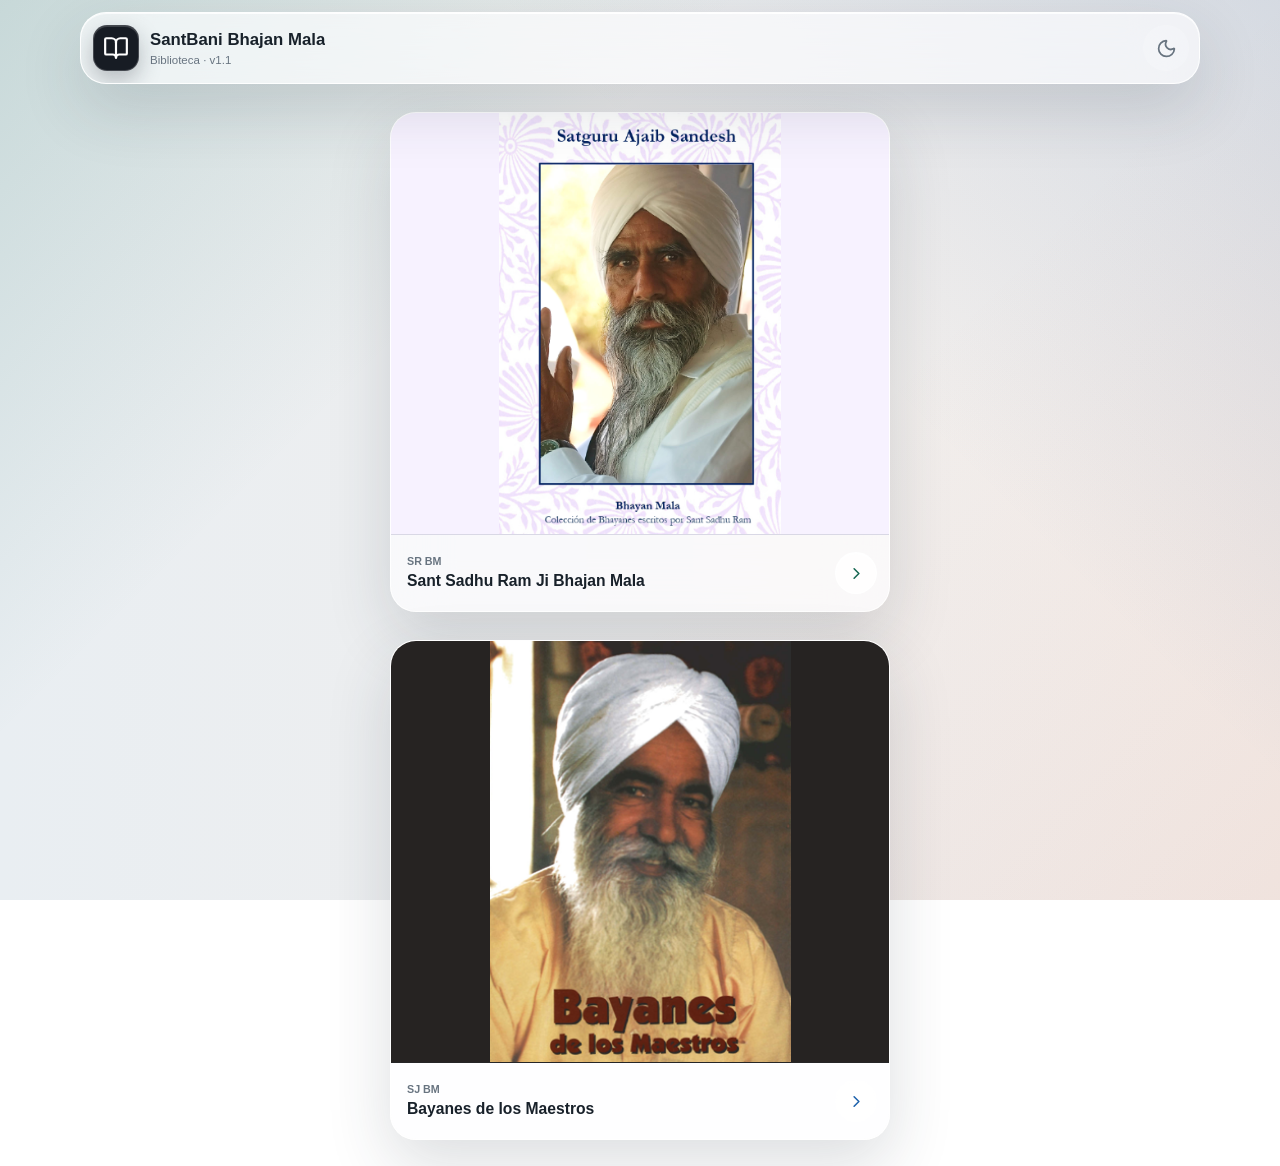
<file: index.html>
<!doctype html>
<html lang="es">
<head>
  <meta charset="utf-8">
  <meta name="viewport" content="width=device-width, initial-scale=1, viewport-fit=cover">
  <meta name="theme-color" content="#e9eef2">
  <meta name="description" content="SantBani Bhajan Mala: las colecciones SR BM y SJ BM en una sola aplicación.">
  <meta name="mobile-web-app-capable" content="yes">
  <meta name="apple-mobile-web-app-capable" content="yes">
  <meta name="apple-mobile-web-app-status-bar-style" content="default">
  <meta name="apple-mobile-web-app-title" content="SantBani BM">
  <meta name="app-version" content="1.1">
  <title>SantBani Bhajan Mala</title>
  <script>
    try {
      const preferences = JSON.parse(localStorage.getItem("santbani-bm:preferences") || "{}");
      document.documentElement.dataset.theme = preferences.theme === "dark" ? "dark" : "light";
    } catch {
      document.documentElement.dataset.theme = "light";
    }
  </script>
  <link rel="icon" type="image/svg+xml" href="santbani-icon.svg">
  <link rel="apple-touch-icon" href="santbani-icon-180.png">
  <link rel="manifest" href="manifest.webmanifest?v=1.1">
  <link rel="stylesheet" href="styles.css?v=1.1">
</head>
<body>
  <div class="app-shell">
    <header class="app-header">
      <a class="brand" href="./" aria-label="SantBani Bhajan Mala">
        <span class="brand-icon" aria-hidden="true"><i data-icon="BookOpen"></i></span>
        <span class="brand-copy">
          <strong>SantBani Bhajan Mala</strong>
          <small>Biblioteca · v1.1</small>
        </span>
      </a>
      <button id="theme-button" class="icon-button" type="button" aria-label="Activar modo oscuro" title="Modo oscuro">
        <i data-icon="Moon"></i>
      </button>
    </header>

    <main class="book-grid" aria-label="Libros de bhajans">
      <a class="book-card book-card-sr" href="sr/" aria-label="Abrir Sant Sadhu Ram Ji Bhajan Mala">
        <span class="cover-frame">
          <img src="covers/sr-bhajan-mala.png" alt="Carátula de Sant Sadhu Ram Ji Bhajan Mala" width="344" height="512">
        </span>
        <span class="book-card-footer">
          <span class="book-card-copy"><small>SR BM</small><strong>Sant Sadhu Ram Ji Bhajan Mala</strong></span>
          <span class="open-indicator" aria-hidden="true"><i data-icon="ChevronRight"></i></span>
        </span>
      </a>

      <a class="book-card book-card-sj" href="sj/" aria-label="Abrir SJ BM, Bayanes de los Maestros">
        <span class="cover-frame">
          <img src="covers/sj-bhajan-mala.png" alt="Carátula de Bayanes de los Maestros de Sant Ajaib Singh Ji" width="296" height="414">
        </span>
        <span class="book-card-footer">
          <span class="book-card-copy"><small>SJ BM</small><strong>Bayanes de los Maestros</strong></span>
          <span class="open-indicator" aria-hidden="true"><i data-icon="ChevronRight"></i></span>
        </span>
      </a>
    </main>
  </div>

  <noscript>SantBani Bhajan Mala necesita JavaScript para el modo oscuro y el funcionamiento sin conexión.</noscript>
  <script src="icons.js?v=1.1"></script>
  <script src="app.js?v=1.1"></script>
</body>
</html>
</file>
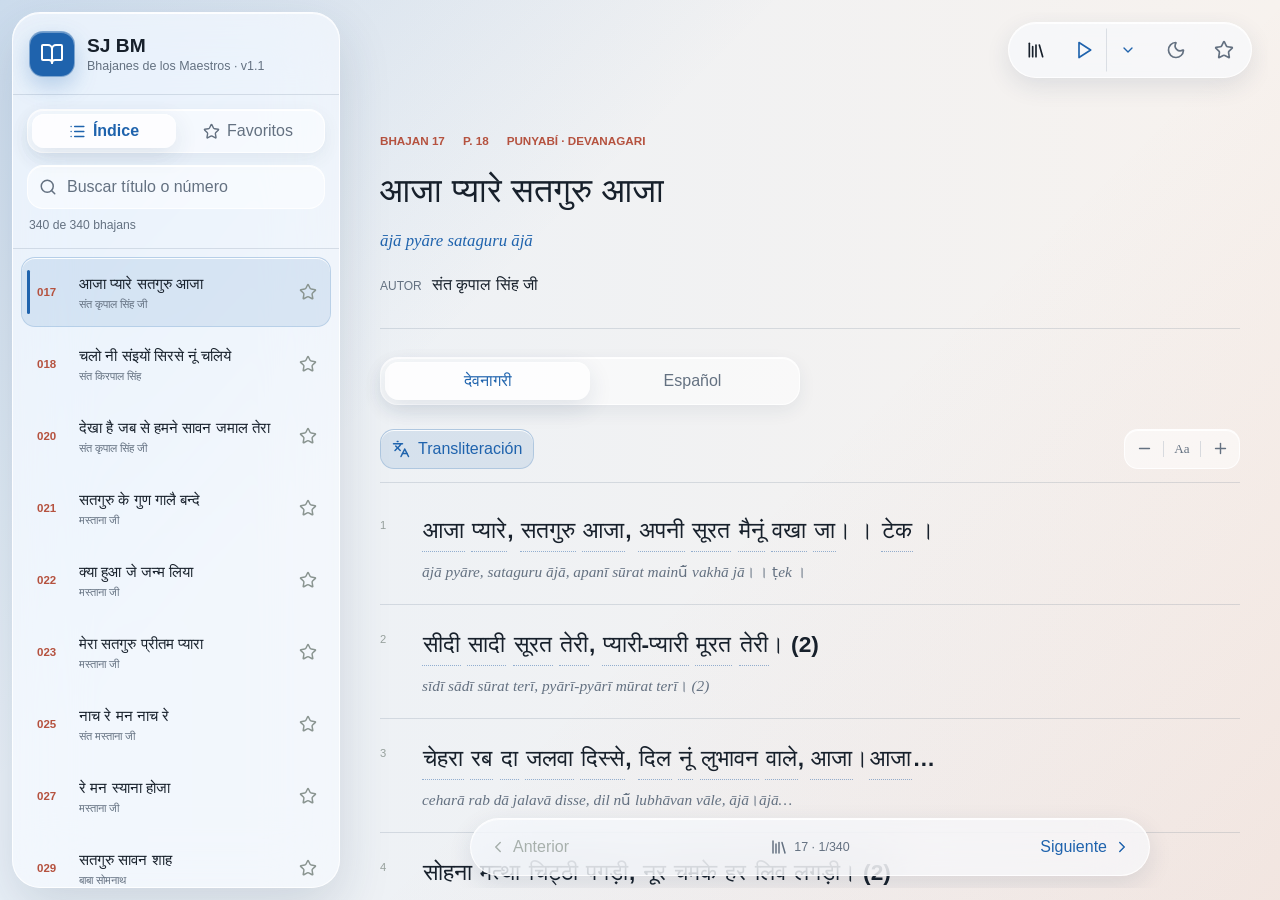
<file: sj/index.html>
<!doctype html>
<html lang="es">
<head>
  <meta charset="utf-8">
  <meta name="viewport" content="width=device-width, initial-scale=1, viewport-fit=cover">
  <meta name="theme-color" content="#eaf1f8">
  <meta name="description" content="SJ BM dentro de SantBani Bhajan Mala, con devanagari, transliteración y traducción española.">
  <meta name="mobile-web-app-capable" content="yes">
  <meta name="apple-mobile-web-app-capable" content="yes">
  <meta name="apple-mobile-web-app-status-bar-style" content="default">
  <meta name="apple-mobile-web-app-title" content="SantBani BM">
  <meta name="app-version" content="1.1">
  <title>SantBani Bhajan Mala · SJ BM</title>
  <script>
    try {
      const preferences = JSON.parse(localStorage.getItem("sj-bm:preferences") || "{}");
      document.documentElement.dataset.theme = preferences.theme === "dark" ? "dark" : "light";
    } catch {
      document.documentElement.dataset.theme = "light";
    }
  </script>
  <link rel="icon" type="image/svg+xml" href="../santbani-icon.svg">
  <link rel="apple-touch-icon" href="../santbani-icon-180.png">
  <link rel="manifest" href="../manifest.webmanifest?v=1.1">
  <link rel="stylesheet" href="styles.css?v=1.1">
</head>
<body>
  <div class="app-shell">
    <div id="drawer-backdrop" class="drawer-backdrop" hidden></div>

    <aside id="library-panel" class="library-panel" aria-label="Índice de bhajans">
      <header class="library-header">
        <a class="brand-lockup combined-brand-link" href="../" aria-label="Volver a SantBani Bhajan Mala">
          <span class="brand-icon" aria-hidden="true"><i data-icon="BookOpen"></i></span>
          <span>
            <strong>SJ BM</strong>
            <small>Bhajanes de los Maestros · v1.1</small>
          </span>
        </a>
        <button id="close-drawer" class="icon-button close-drawer" type="button" aria-label="Cerrar índice" title="Cerrar índice">
          <i data-icon="PanelLeftClose"></i>
        </button>
      </header>

      <div class="library-controls">
        <div class="view-switch" role="tablist" aria-label="Vista del índice">
          <button class="view-option active" type="button" role="tab" aria-selected="true" data-list-view="all">
            <i data-icon="List"></i><span>Índice</span>
          </button>
          <button class="view-option" type="button" role="tab" aria-selected="false" data-list-view="favorites">
            <i data-icon="Star"></i><span>Favoritos</span>
          </button>
        </div>

        <label class="search-box">
          <i data-icon="Search" aria-hidden="true"></i>
          <span class="sr-only">Buscar bhajan</span>
          <input id="search-input" type="search" autocomplete="off" placeholder="Buscar título o número">
          <button id="clear-search" class="clear-search" type="button" aria-label="Borrar búsqueda" title="Borrar búsqueda" hidden>
            <i data-icon="X"></i>
          </button>
        </label>

        <p id="list-summary" class="list-summary" aria-live="polite"></p>
      </div>

      <div id="bhajan-list" class="bhajan-list" role="list"></div>
    </aside>

    <main class="reader-shell">
      <header class="reader-toolbar">
        <button id="open-drawer" class="icon-button mobile-only" type="button" aria-label="Abrir índice" title="Índice">
          <i data-icon="Menu"></i>
        </button>
        <a class="mobile-brand combined-mobile-brand" href="../" aria-label="Volver a los libros">
          <i data-icon="BookOpen"></i><strong>SJ BM</strong><span class="app-version">v1.1</span>
        </a>
        <div class="toolbar-actions">
          <a class="icon-button combined-home" href="../" aria-label="Volver a los libros" title="Libros">
            <i data-icon="Library"></i>
          </a>
          <div id="audio-control" class="audio-control" aria-label="Reproducción del bhajan">
            <button id="audio-button" class="icon-button audio-button" type="button" aria-label="Reproducir bhajan" aria-pressed="false" title="Reproducir">
              <i data-icon="Play"></i>
            </button>
            <button id="audio-options-button" class="icon-button audio-options-button" type="button" aria-label="Elegir grabación" title="Elegir grabación" hidden>
              <i data-icon="ChevronDown"></i>
            </button>
          </div>
          <button id="mobile-search" class="icon-button mobile-only" type="button" aria-label="Buscar bhajan" title="Buscar">
            <i data-icon="Search"></i>
          </button>
          <button id="theme-button" class="icon-button" type="button" aria-label="Activar modo oscuro" title="Modo oscuro">
            <i data-icon="Moon"></i>
          </button>
          <button id="favorite-button" class="icon-button favorite-button" type="button" aria-label="Añadir a favoritos" title="Favorito">
            <i data-icon="Star"></i>
          </button>
        </div>
      </header>

      <article id="reader" class="reader" aria-live="polite">
        <div class="loading-state">Cargando los bhajanes…</div>
      </article>

      <nav class="reader-pagination" aria-label="Navegación entre bhajans">
        <button id="previous-bhajan" class="pagination-button" type="button">
          <i data-icon="ChevronLeft"></i><span>Anterior</span>
        </button>
        <button id="pagination-index" class="pagination-index" type="button" aria-label="Abrir índice">
          <i data-icon="Library"></i><span id="page-position">1 / 340</span>
        </button>
        <button id="next-bhajan" class="pagination-button next" type="button">
          <span>Siguiente</span><i data-icon="ChevronRight"></i>
        </button>
      </nav>
    </main>
  </div>

  <dialog id="audio-version-dialog" class="audio-version-dialog" aria-labelledby="audio-version-title">
    <div class="audio-version-header">
      <div>
        <span class="dialog-eyebrow">Audio</span>
        <h2 id="audio-version-title">Elegir grabación</h2>
        <p id="audio-version-bhajan"></p>
      </div>
      <button id="close-audio-version-dialog" class="icon-button" type="button" aria-label="Cerrar selector de grabaciones" title="Cerrar">
        <i data-icon="X"></i>
      </button>
    </div>
    <div id="audio-version-list" class="audio-version-list" role="list"></div>
  </dialog>

  <dialog id="word-dialog" class="word-dialog" aria-labelledby="word-dialog-title">
    <div class="word-dialog-header">
      <div>
        <span class="dialog-eyebrow">Palabra</span>
        <h2 id="word-dialog-title"></h2>
      </div>
      <button id="close-word-dialog" class="icon-button" type="button" aria-label="Cerrar definición" title="Cerrar">
        <i data-icon="X"></i>
      </button>
    </div>
    <div id="word-dialog-content" class="word-dialog-content"></div>
  </dialog>

  <div id="toast" class="toast" role="status" aria-live="polite" hidden></div>
  <audio id="bhajan-audio" preload="auto"></audio>
  <audio id="audio-session-hold" src="audio-session-hold.wav" preload="auto" loop aria-hidden="true" hidden></audio>

  <noscript>SJ BM necesita JavaScript para mostrar el índice y las fichas de vocabulario.</noscript>
  <script src="icons.js?v=1.1"></script>
  <script src="data.js?v=1.1"></script>
  <script src="bhajans.js?v=1.1"></script>
  <script src="audio-map.js?v=1.1"></script>
  <script src="app.js?v=1.1"></script>
  <script src="audio-player.js?v=1.1"></script>
</body>
</html>
</file>
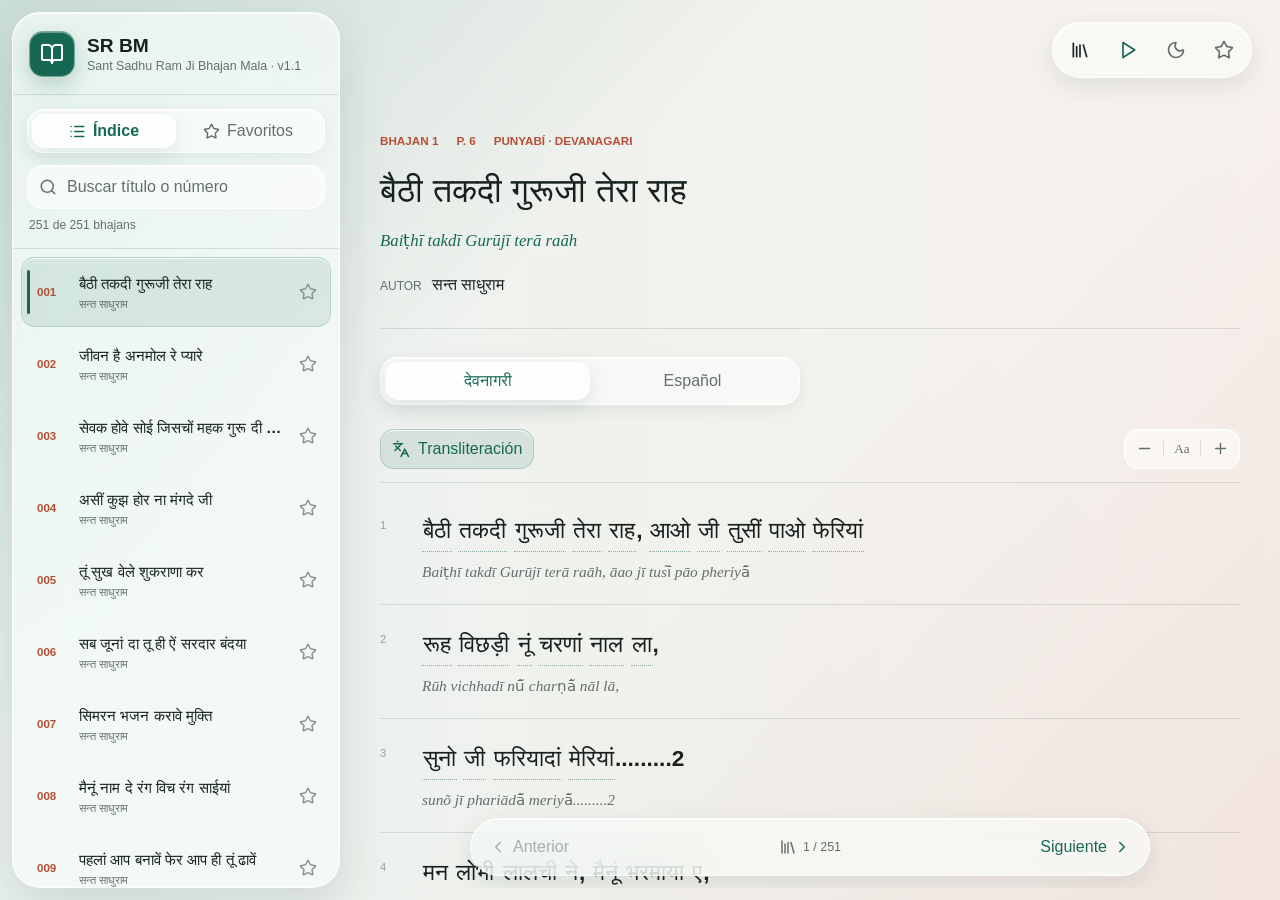
<file: sr/index.html>
<!doctype html>
<html lang="es">
<head>
  <meta charset="utf-8">
  <meta name="viewport" content="width=device-width, initial-scale=1, viewport-fit=cover">
  <meta name="theme-color" content="#eaf2ee">
  <meta name="description" content="SR BM dentro de SantBani Bhajan Mala, con devanagari, transliteración y traducción española.">
  <meta name="mobile-web-app-capable" content="yes">
  <meta name="apple-mobile-web-app-capable" content="yes">
  <meta name="apple-mobile-web-app-status-bar-style" content="default">
  <meta name="apple-mobile-web-app-title" content="SantBani BM">
  <meta name="app-version" content="1.1">
  <title>SantBani Bhajan Mala · Sant Sadhu Ram Ji Bhajan Mala</title>
  <script>
    try {
      const preferences = JSON.parse(localStorage.getItem("sr-bm:preferences") || "{}");
      document.documentElement.dataset.theme = preferences.theme === "dark" ? "dark" : "light";
    } catch {
      document.documentElement.dataset.theme = "light";
    }
  </script>
  <link rel="icon" type="image/svg+xml" href="../santbani-icon.svg">
  <link rel="apple-touch-icon" href="../santbani-icon-180.png">
  <link rel="manifest" href="../manifest.webmanifest?v=1.1">
  <link rel="stylesheet" href="styles.css?v=1.1">
</head>
<body>
  <div class="app-shell">
    <div id="drawer-backdrop" class="drawer-backdrop" hidden></div>

    <aside id="library-panel" class="library-panel" aria-label="Índice de bhajans">
      <header class="library-header">
        <a class="brand-lockup combined-brand-link" href="../" aria-label="Volver a SantBani Bhajan Mala">
          <span class="brand-icon" aria-hidden="true"><i data-icon="BookOpen"></i></span>
          <span>
            <strong>SR BM</strong>
            <small>Sant Sadhu Ram Ji Bhajan Mala · v1.1</small>
          </span>
        </a>
        <button id="close-drawer" class="icon-button close-drawer" type="button" aria-label="Cerrar índice" title="Cerrar índice">
          <i data-icon="PanelLeftClose"></i>
        </button>
      </header>

      <div class="library-controls">
        <div class="view-switch" role="tablist" aria-label="Vista del índice">
          <button class="view-option active" type="button" role="tab" aria-selected="true" data-list-view="all">
            <i data-icon="List"></i><span>Índice</span>
          </button>
          <button class="view-option" type="button" role="tab" aria-selected="false" data-list-view="favorites">
            <i data-icon="Star"></i><span>Favoritos</span>
          </button>
        </div>

        <label class="search-box">
          <i data-icon="Search" aria-hidden="true"></i>
          <span class="sr-only">Buscar bhajan</span>
          <input id="search-input" type="search" autocomplete="off" placeholder="Buscar título o número">
          <button id="clear-search" class="clear-search" type="button" aria-label="Borrar búsqueda" title="Borrar búsqueda" hidden>
            <i data-icon="X"></i>
          </button>
        </label>

        <p id="list-summary" class="list-summary" aria-live="polite"></p>
      </div>

      <div id="bhajan-list" class="bhajan-list" role="list"></div>
    </aside>

    <main class="reader-shell">
      <header class="reader-toolbar">
        <button id="open-drawer" class="icon-button mobile-only" type="button" aria-label="Abrir índice" title="Índice">
          <i data-icon="Menu"></i>
        </button>
        <a class="mobile-brand combined-mobile-brand" href="../" aria-label="Volver a los libros">
          <i data-icon="BookOpen"></i><strong>SR BM</strong><span class="app-version">v1.1</span>
        </a>
        <div class="toolbar-actions">
          <a class="icon-button combined-home" href="../" aria-label="Volver a los libros" title="Libros">
            <i data-icon="Library"></i>
          </a>
          <button id="audio-button" class="icon-button audio-button" type="button" aria-label="Reproducir bhajan" aria-pressed="false" title="Reproducir">
            <i data-icon="Play"></i>
          </button>
          <button id="mobile-search" class="icon-button mobile-only" type="button" aria-label="Buscar bhajan" title="Buscar">
            <i data-icon="Search"></i>
          </button>
          <button id="theme-button" class="icon-button" type="button" aria-label="Activar modo oscuro" title="Modo oscuro">
            <i data-icon="Moon"></i>
          </button>
          <button id="favorite-button" class="icon-button favorite-button" type="button" aria-label="Añadir a favoritos" title="Favorito">
            <i data-icon="Star"></i>
          </button>
        </div>
      </header>

      <article id="reader" class="reader" aria-live="polite">
        <div class="loading-state">Cargando Bhajan Mala…</div>
      </article>

      <nav class="reader-pagination" aria-label="Navegación entre bhajans">
        <button id="previous-bhajan" class="pagination-button" type="button">
          <i data-icon="ChevronLeft"></i><span>Anterior</span>
        </button>
        <button id="pagination-index" class="pagination-index" type="button" aria-label="Abrir índice">
          <i data-icon="Library"></i><span id="page-position">1 / 251</span>
        </button>
        <button id="next-bhajan" class="pagination-button next" type="button">
          <span>Siguiente</span><i data-icon="ChevronRight"></i>
        </button>
      </nav>
    </main>
  </div>

  <dialog id="word-dialog" class="word-dialog" aria-labelledby="word-dialog-title">
    <div class="word-dialog-header">
      <div>
        <span class="dialog-eyebrow">Palabra</span>
        <h2 id="word-dialog-title"></h2>
      </div>
      <button id="close-word-dialog" class="icon-button" type="button" aria-label="Cerrar definición" title="Cerrar">
        <i data-icon="X"></i>
      </button>
    </div>
    <div id="word-dialog-content" class="word-dialog-content"></div>
  </dialog>

  <div id="toast" class="toast" role="status" aria-live="polite" hidden></div>
  <audio id="bhajan-audio" preload="auto"></audio>
  <audio id="audio-session-hold" src="audio-session-hold.wav" preload="auto" loop aria-hidden="true" hidden></audio>

  <noscript>SR BM necesita JavaScript para mostrar el índice y las fichas de vocabulario.</noscript>
  <script src="icons.js?v=1.1"></script>
  <script src="data.js?v=1.1"></script>
  <script src="audio-map.js?v=1.1"></script>
  <script src="app.js?v=1.1"></script>
  <script src="audio-player.js?v=1.1"></script>
</body>
</html>
</file>
<file: styles.css>
:root {
  color-scheme: light;
  --ink: #18212a;
  --muted: #687480;
  --canvas: #e9eef2;
  --canvas-warm: #f5efeb;
  --green: #176853;
  --blue: #1f63ad;
  --glass: rgba(252, 253, 254, 0.68);
  --glass-strong: rgba(255, 255, 255, 0.8);
  --glass-border: rgba(255, 255, 255, 0.86);
  --glass-edge: rgba(41, 59, 76, 0.14);
  --glass-highlight: rgba(255, 255, 255, 0.92);
  --shadow: 0 24px 64px rgba(37, 51, 65, 0.16), inset 0 1px 0 rgba(255, 255, 255, 0.78);
  font-family: -apple-system, BlinkMacSystemFont, "SF Pro Text", "Segoe UI", sans-serif;
  font-synthesis: none;
}

html[data-theme="dark"] {
  color-scheme: dark;
  --ink: #f0f4f8;
  --muted: #aeb8c2;
  --canvas: #0a1117;
  --canvas-warm: #18120f;
  --green: #82cbb8;
  --blue: #8bbdf3;
  --glass: rgba(19, 27, 35, 0.68);
  --glass-strong: rgba(26, 35, 45, 0.84);
  --glass-border: rgba(239, 247, 255, 0.14);
  --glass-edge: rgba(223, 237, 250, 0.13);
  --glass-highlight: rgba(255, 255, 255, 0.16);
  --shadow: 0 28px 72px rgba(0, 0, 0, 0.46), inset 0 1px 0 rgba(255, 255, 255, 0.1);
}

* {
  box-sizing: border-box;
}

html,
body {
  width: 100%;
  min-height: 100%;
  margin: 0;
}

body {
  min-height: 100dvh;
  color: var(--ink);
  background:
    linear-gradient(135deg, rgba(23, 104, 83, 0.16), transparent 34%),
    linear-gradient(225deg, rgba(31, 99, 173, 0.15), transparent 36%),
    linear-gradient(315deg, rgba(181, 82, 63, 0.08), transparent 42%),
    linear-gradient(90deg, var(--canvas), var(--canvas-warm));
  background-attachment: fixed;
}

button,
a {
  -webkit-tap-highlight-color: transparent;
}

button {
  color: inherit;
  font: inherit;
}

button:focus-visible,
a:focus-visible {
  outline: 3px solid rgba(37, 111, 155, 0.4);
  outline-offset: 3px;
}

.app-shell {
  display: grid;
  grid-template-rows: auto minmax(0, 1fr);
  min-height: 100dvh;
  padding: max(12px, env(safe-area-inset-top)) max(12px, env(safe-area-inset-right)) max(16px, env(safe-area-inset-bottom)) max(12px, env(safe-area-inset-left));
}

.app-header {
  position: relative;
  z-index: 2;
  display: flex;
  align-items: center;
  justify-content: space-between;
  width: min(1120px, 100%);
  min-height: 72px;
  margin: 0 auto;
  padding: 8px 10px 8px 12px;
  overflow: hidden;
  background: var(--glass);
  border: 1px solid var(--glass-border);
  border-radius: 26px;
  box-shadow: var(--shadow);
  -webkit-backdrop-filter: blur(30px) saturate(160%);
  backdrop-filter: blur(30px) saturate(160%);
}

.app-header::before {
  position: absolute;
  inset: 0 24px auto;
  height: 1px;
  background: linear-gradient(90deg, transparent, var(--glass-highlight), transparent);
  content: "";
  pointer-events: none;
}

.brand {
  display: flex;
  align-items: center;
  min-width: 0;
  gap: 11px;
  color: inherit;
  text-decoration: none;
}

.brand-icon {
  display: grid;
  place-items: center;
  flex: 0 0 46px;
  width: 46px;
  height: 46px;
  color: #ffffff;
  background: #171c24;
  border: 1px solid rgba(255, 255, 255, 0.2);
  border-radius: 14px;
  box-shadow: 0 9px 22px rgba(18, 25, 33, 0.26), inset 0 1px 0 rgba(255, 255, 255, 0.16);
}

.brand-icon svg {
  width: 26px;
  height: 26px;
}

.brand-copy {
  display: grid;
  min-width: 0;
}

.brand-copy strong {
  overflow: hidden;
  font-size: 1.05rem;
  line-height: 1.2;
  text-overflow: ellipsis;
  white-space: nowrap;
}

.brand-copy small {
  margin-top: 3px;
  color: var(--muted);
  font-size: 0.72rem;
}

.icon-button {
  display: inline-grid;
  place-items: center;
  flex: 0 0 46px;
  width: 46px;
  height: 46px;
  padding: 0;
  color: var(--muted);
  background: rgba(255, 255, 255, 0.18);
  border: 1px solid transparent;
  border-radius: 50%;
  cursor: pointer;
  transition: color 160ms ease, background-color 160ms ease, border-color 160ms ease, box-shadow 160ms ease, transform 160ms ease;
}

.icon-button:hover {
  color: var(--ink);
  background: var(--glass-strong);
  border-color: var(--glass-border);
  box-shadow: 0 8px 24px rgba(29, 43, 56, 0.12), inset 0 1px 0 var(--glass-highlight);
}

.icon-button:active {
  transform: scale(0.95);
}

.icon-button svg {
  width: 21px;
  height: 21px;
}

.book-grid {
  display: grid;
  grid-template-columns: minmax(0, 500px);
  align-content: start;
  justify-content: center;
  gap: clamp(16px, 3vw, 28px);
  width: min(600px, 100%);
  margin: 0 auto;
  padding: 28px 0 10px;
}

.book-card {
  position: relative;
  display: grid;
  grid-template-rows: minmax(0, 1fr) auto;
  aspect-ratio: 1;
  min-width: 0;
  overflow: hidden;
  color: var(--ink);
  text-decoration: none;
  background: var(--glass);
  border: 1px solid var(--glass-border);
  border-radius: 26px;
  box-shadow: var(--shadow);
  -webkit-backdrop-filter: blur(28px) saturate(155%);
  backdrop-filter: blur(28px) saturate(155%);
  transition: border-color 180ms ease, box-shadow 180ms ease, transform 180ms ease;
}

.book-card:hover,
.book-card:focus-visible {
  transform: translateY(-5px);
}

.book-card-sr:hover,
.book-card-sr:focus-visible {
  border-color: rgba(23, 104, 83, 0.38);
  box-shadow: 0 30px 74px rgba(23, 104, 83, 0.2), inset 0 1px 0 var(--glass-highlight);
}

.book-card-sj:hover,
.book-card-sj:focus-visible {
  border-color: rgba(31, 99, 173, 0.38);
  box-shadow: 0 30px 74px rgba(31, 99, 173, 0.2), inset 0 1px 0 var(--glass-highlight);
}

.book-card:active {
  transform: scale(0.985);
}

.cover-frame {
  position: relative;
  display: grid;
  place-items: center;
  min-width: 0;
  min-height: 0;
  overflow: hidden;
  background: rgba(255, 255, 255, 0.16);
  border-bottom: 1px solid var(--glass-edge);
}

.book-card-sr .cover-frame {
  background: #f7f2ff;
}

.book-card-sj .cover-frame {
  background: #262322;
}

.cover-frame img {
  position: absolute;
  inset: 0;
  display: block;
  width: 100%;
  height: 100%;
  object-fit: contain;
}

.book-card-footer {
  display: flex;
  align-items: center;
  justify-content: space-between;
  min-height: 76px;
  gap: 12px;
  padding: 11px 12px 11px 16px;
  background: rgba(255, 255, 255, 0.08);
}

.book-card-copy {
  display: grid;
  min-width: 0;
}

.book-card-copy small {
  color: var(--muted);
  font-size: 0.67rem;
  font-weight: 750;
  text-transform: uppercase;
}

.book-card-copy strong {
  margin-top: 4px;
  font-size: 0.98rem;
  line-height: 1.25;
  white-space: normal;
}

.open-indicator {
  display: grid;
  place-items: center;
  flex: 0 0 42px;
  width: 42px;
  height: 42px;
  color: var(--green);
  background: var(--glass-strong);
  border: 1px solid var(--glass-border);
  border-radius: 50%;
  box-shadow: inset 0 1px 0 var(--glass-highlight);
}

.book-card-sj .open-indicator {
  color: var(--blue);
}

.open-indicator svg {
  width: 19px;
  height: 19px;
}

@media (max-width: 700px) {
  .app-shell {
    padding: max(8px, env(safe-area-inset-top)) max(8px, env(safe-area-inset-right)) max(10px, env(safe-area-inset-bottom)) max(8px, env(safe-area-inset-left));
  }

  .app-header {
    min-height: 62px;
    padding: 6px 7px 6px 8px;
    border-radius: 23px;
  }

  .brand {
    gap: 9px;
  }

  .brand-icon {
    flex-basis: 44px;
    width: 44px;
    height: 44px;
    border-radius: 13px;
  }

  .brand-copy strong {
    font-size: 0.96rem;
  }

  .brand-copy small {
    font-size: 0.66rem;
  }

  .icon-button {
    flex-basis: 44px;
    width: 44px;
    height: 44px;
  }

  .book-grid {
    grid-template-columns: minmax(0, 1fr);
    align-content: start;
    gap: 14px;
    width: min(430px, 100%);
    padding-top: 18px;
  }

  .book-card {
    border-radius: 21px;
  }

  .book-card-footer {
    min-height: 65px;
    gap: 6px;
    padding: 9px 8px 9px 11px;
  }

  .book-card-copy strong {
    font-size: 0.84rem;
  }

  .open-indicator {
    flex-basis: 34px;
    width: 34px;
    height: 34px;
  }
}

@media (max-width: 359px) {
  .brand-copy strong {
    font-size: 0.88rem;
  }

  .book-card-copy small {
    font-size: 0.61rem;
  }

  .book-card-copy strong {
    font-size: 0.76rem;
  }

  .open-indicator {
    display: none;
  }
}

@media (prefers-reduced-transparency: reduce) {
  .app-header,
  .book-card {
    background: var(--glass-strong);
    -webkit-backdrop-filter: none;
    backdrop-filter: none;
  }
}

@media (prefers-reduced-motion: reduce) {
  *,
  *::before,
  *::after {
    scroll-behavior: auto !important;
    transition-duration: 0.01ms !important;
  }
}

@supports not ((-webkit-backdrop-filter: blur(1px)) or (backdrop-filter: blur(1px))) {
  .app-header,
  .book-card {
    background: var(--glass-strong);
  }
}
</file>
<file: sj/styles.css>
:root {
  color-scheme: light;
  --ink: #20242a;
  --muted: #66707b;
  --line: #dce1e8;
  --surface: #ffffff;
  --canvas: #f3f5f8;
  --primary: #235fa4;
  --primary-soft: #e7eef9;
  --accent: #c4553f;
  --gold: #b98724;
  --blue: #2779a7;
  --shadow: 0 14px 38px rgba(32, 36, 42, 0.14);
  font-family: Inter, ui-sans-serif, system-ui, -apple-system, BlinkMacSystemFont, "Segoe UI", sans-serif;
  font-synthesis: none;
}

* {
  box-sizing: border-box;
}

html,
body {
  width: 100%;
  min-height: 100%;
  margin: 0;
}

body {
  color: var(--ink);
  background: var(--canvas);
}

button,
input {
  font: inherit;
}

button {
  color: inherit;
}

button:focus-visible,
input:focus-visible {
  outline: 3px solid rgba(35, 95, 164, 0.34);
  outline-offset: 2px;
}

[hidden] {
  display: none !important;
}

.sr-only {
  position: absolute;
  width: 1px;
  height: 1px;
  padding: 0;
  margin: -1px;
  overflow: hidden;
  clip: rect(0, 0, 0, 0);
  white-space: nowrap;
  border: 0;
}

.app-shell {
  display: grid;
  grid-template-columns: 340px minmax(0, 1fr);
  width: 100%;
  height: 100dvh;
  overflow: hidden;
}

.library-panel {
  z-index: 20;
  display: grid;
  grid-template-rows: auto auto minmax(0, 1fr);
  min-width: 0;
  height: 100dvh;
  background: var(--surface);
  border-right: 1px solid var(--line);
}

.library-header {
  display: flex;
  align-items: center;
  justify-content: space-between;
  min-height: 76px;
  padding: 12px 18px;
  border-bottom: 1px solid var(--line);
}

.brand-lockup {
  display: flex;
  align-items: center;
  min-width: 0;
  gap: 12px;
}

.brand-lockup > span:last-child {
  display: grid;
  min-width: 0;
}

.brand-lockup strong {
  font-size: 1.2rem;
  line-height: 1.2;
  letter-spacing: 0;
}

.brand-lockup small {
  margin-top: 2px;
  color: var(--muted);
  font-size: 0.78rem;
  letter-spacing: 0;
}

.brand-icon {
  display: grid;
  place-items: center;
  flex: 0 0 42px;
  width: 42px;
  height: 42px;
  color: white;
  background: var(--primary);
  border-radius: 8px;
}

.brand-icon svg {
  width: 24px;
  height: 24px;
}

.icon-button {
  display: inline-grid;
  place-items: center;
  flex: 0 0 42px;
  width: 42px;
  height: 42px;
  padding: 0;
  color: var(--muted);
  background: transparent;
  border: 1px solid transparent;
  border-radius: 7px;
  cursor: pointer;
}

.icon-button:hover {
  color: var(--ink);
  background: #edf1ef;
}

.audio-button {
  color: var(--primary);
}

.audio-control {
  display: flex;
  align-items: center;
}

.audio-control:has(.audio-options-button:not([hidden])) .audio-button {
  border-radius: 7px 0 0 7px;
}

.audio-options-button {
  flex-basis: 30px;
  width: 30px;
  color: var(--primary);
  border-left-color: var(--line);
  border-radius: 0 7px 7px 0;
}

.audio-options-button svg {
  width: 16px;
  height: 16px;
}

.audio-button.is-playing {
  color: var(--surface);
  background: var(--primary);
}

.audio-button.is-loading svg {
  opacity: 0.58;
}

.audio-button:disabled {
  color: var(--muted);
  cursor: not-allowed;
  opacity: 0.38;
}

.icon-button.is-favorite,
.row-favorite.is-favorite {
  color: var(--gold);
}

.icon-button.is-favorite svg,
.row-favorite.is-favorite svg {
  fill: currentColor;
}

.close-drawer {
  display: none;
}

.library-controls {
  padding: 14px 16px 10px;
  border-bottom: 1px solid var(--line);
}

.view-switch {
  display: grid;
  grid-template-columns: 1fr 1fr;
  min-height: 42px;
  padding: 3px;
  background: #edf1ef;
  border-radius: 7px;
}

.view-option {
  display: inline-flex;
  align-items: center;
  justify-content: center;
  min-width: 0;
  gap: 7px;
  padding: 7px 10px;
  color: var(--muted);
  background: transparent;
  border: 0;
  border-radius: 5px;
  cursor: pointer;
}

.view-option svg {
  width: 17px;
  height: 17px;
}

.view-option.active {
  color: var(--primary);
  font-weight: 700;
  background: white;
  box-shadow: 0 1px 4px rgba(32, 39, 37, 0.12);
}

.search-box {
  position: relative;
  display: flex;
  align-items: center;
  height: 44px;
  margin-top: 12px;
  color: var(--muted);
}

.search-box > svg {
  position: absolute;
  left: 12px;
  width: 18px;
  height: 18px;
  pointer-events: none;
}

.search-box input {
  width: 100%;
  height: 44px;
  padding: 0 42px 0 39px;
  color: var(--ink);
  background: white;
  border: 1px solid #cdd6d2;
  border-radius: 7px;
}

.search-box input::placeholder {
  color: #7a8581;
}

.clear-search {
  position: absolute;
  right: 5px;
  display: grid;
  place-items: center;
  width: 34px;
  height: 34px;
  padding: 0;
  color: var(--muted);
  background: transparent;
  border: 0;
  border-radius: 5px;
  cursor: pointer;
}

.clear-search svg {
  width: 17px;
  height: 17px;
}

.list-summary {
  min-height: 18px;
  margin: 9px 2px 0;
  color: var(--muted);
  font-size: 0.76rem;
}

.bhajan-list {
  min-height: 0;
  overflow-y: auto;
  overscroll-behavior: contain;
  scrollbar-width: thin;
}

.bhajan-row {
  position: relative;
  display: grid;
  grid-template-columns: minmax(0, 1fr) 44px;
  min-height: 72px;
  border-bottom: 1px solid #edf0ee;
}

.bhajan-row::before {
  position: absolute;
  inset: 8px auto 8px 0;
  width: 3px;
  background: transparent;
  content: "";
}

.bhajan-row:hover {
  background: #f7f9f8;
}

.bhajan-row.active {
  background: var(--primary-soft);
}

.bhajan-row.active::before {
  background: var(--primary);
}

.bhajan-open {
  display: grid;
  grid-template-columns: 42px minmax(0, 1fr);
  align-items: center;
  min-width: 0;
  padding: 9px 4px 9px 14px;
  text-align: left;
  background: transparent;
  border: 0;
  cursor: pointer;
}

.bhajan-number {
  color: var(--accent);
  font-size: 0.72rem;
  font-variant-numeric: tabular-nums;
  font-weight: 800;
}

.bhajan-list-copy {
  display: grid;
  min-width: 0;
  gap: 4px;
}

.bhajan-list-copy strong {
  overflow: hidden;
  color: var(--ink);
  font-family: "Noto Sans Devanagari", "Kohinoor Devanagari", Mangal, sans-serif;
  font-size: 0.96rem;
  font-weight: 650;
  line-height: 1.42;
  text-overflow: ellipsis;
  white-space: nowrap;
}

.bhajan-list-copy small {
  overflow: hidden;
  color: var(--muted);
  font-size: 0.7rem;
  text-overflow: ellipsis;
  white-space: nowrap;
}

.row-favorite {
  align-self: center;
  justify-self: center;
  display: grid;
  place-items: center;
  width: 38px;
  height: 38px;
  padding: 0;
  color: #8a9591;
  background: transparent;
  border: 0;
  border-radius: 6px;
  cursor: pointer;
}

.row-favorite:hover {
  background: rgba(35, 95, 164, 0.08);
}

.empty-list {
  display: grid;
  justify-items: center;
  gap: 6px;
  padding: 48px 24px;
  text-align: center;
}

.empty-list strong {
  font-size: 0.95rem;
}

.empty-list span {
  max-width: 230px;
  color: var(--muted);
  font-size: 0.82rem;
  line-height: 1.5;
}

.reader-shell {
  position: relative;
  min-width: 0;
  height: 100dvh;
  overflow-y: auto;
  overscroll-behavior: contain;
}

.reader-toolbar {
  position: sticky;
  top: 0;
  z-index: 10;
  display: flex;
  align-items: center;
  justify-content: flex-end;
  min-height: 64px;
  padding: 10px max(20px, env(safe-area-inset-right));
  background: rgba(243, 246, 244, 0.94);
  border-bottom: 1px solid rgba(220, 226, 223, 0.9);
  backdrop-filter: blur(14px);
}

.toolbar-actions {
  display: flex;
  align-items: center;
  gap: 4px;
}

.mobile-brand,
.mobile-only {
  display: none;
}

.app-version {
  color: var(--muted);
  font-size: 0.66rem;
  font-weight: 700;
  letter-spacing: 0;
}

.reader {
  width: min(880px, calc(100% - 48px));
  min-height: calc(100dvh - 130px);
  margin: 0 auto;
  padding: 50px 0 96px;
}

.loading-state {
  padding: 80px 0;
  color: var(--muted);
  text-align: center;
}

.bhajan-header {
  padding-bottom: 34px;
  border-bottom: 1px solid var(--line);
}

.bhajan-kicker {
  display: flex;
  flex-wrap: wrap;
  gap: 8px 18px;
  margin-bottom: 20px;
  color: var(--accent);
  font-size: 0.73rem;
  font-weight: 800;
  text-transform: uppercase;
}

.bhajan-header h1 {
  max-width: 760px;
  margin: 0;
  overflow-wrap: anywhere;
  font-family: "Noto Sans Devanagari", "Kohinoor Devanagari", Mangal, sans-serif;
  font-size: 2.15rem;
  font-weight: 700;
  line-height: 1.36;
  letter-spacing: 0;
}

.title-transliteration {
  max-width: 720px;
  margin: 14px 0 0;
  color: var(--primary);
  font-family: Georgia, "Times New Roman", serif;
  font-size: 1.05rem;
  font-style: italic;
  line-height: 1.55;
}

.title-spanish {
  max-width: 720px;
  margin: 9px 0 0;
  color: var(--muted);
  font-size: 0.96rem;
  line-height: 1.55;
}

.author-line {
  display: flex;
  align-items: baseline;
  gap: 10px;
  margin: 22px 0 0;
}

.author-line span {
  color: var(--muted);
  font-size: 0.75rem;
  text-transform: uppercase;
}

.author-line strong {
  color: var(--ink);
  font-family: "Noto Sans Devanagari", "Kohinoor Devanagari", Mangal, sans-serif;
  font-size: 1rem;
}

.reader-tabs {
  display: grid;
  grid-template-columns: 1fr 1fr;
  width: min(420px, 100%);
  min-height: 46px;
  margin: 28px 0 0;
  padding: 3px;
  background: #e8eeeb;
  border-radius: 7px;
}

.reader-tab {
  min-width: 0;
  padding: 8px 16px;
  color: var(--muted);
  background: transparent;
  border: 0;
  border-radius: 5px;
  cursor: pointer;
}

.reader-tab.active {
  color: var(--primary);
  font-weight: 750;
  background: white;
  box-shadow: 0 1px 5px rgba(32, 39, 37, 0.12);
}

.tab-panel {
  padding-top: 24px;
}

.reader-tools {
  display: flex;
  align-items: center;
  justify-content: space-between;
  gap: 12px;
  min-height: 42px;
  padding-bottom: 13px;
  border-bottom: 1px solid var(--line);
}

.tool-button {
  display: inline-flex;
  align-items: center;
  min-height: 38px;
  gap: 8px;
  padding: 7px 10px;
  color: var(--muted);
  background: transparent;
  border: 1px solid transparent;
  border-radius: 6px;
  cursor: pointer;
}

.tool-button:hover,
.tool-button.active {
  color: var(--primary);
  background: var(--primary-soft);
}

.font-stepper {
  display: grid;
  grid-template-columns: 38px 38px 38px;
  align-items: center;
  height: 38px;
  overflow: hidden;
  background: white;
  border: 1px solid #cfd8d4;
  border-radius: 6px;
}

.font-stepper button {
  display: grid;
  place-items: center;
  width: 38px;
  height: 36px;
  padding: 0;
  color: var(--muted);
  background: transparent;
  border: 0;
  cursor: pointer;
}

.font-stepper button:hover:not(:disabled) {
  color: var(--primary);
  background: var(--primary-soft);
}

.font-stepper button:disabled {
  color: #b5bdb9;
  cursor: default;
}

.font-stepper span {
  color: var(--muted);
  font-family: Georgia, serif;
  font-size: 0.82rem;
  text-align: center;
  border-right: 1px solid var(--line);
  border-left: 1px solid var(--line);
}

.bhajan-lines {
  padding: 8px 0 0;
}

.bhajan-line {
  display: grid;
  grid-template-columns: 34px minmax(0, 1fr);
  gap: 8px;
  padding: 20px 0;
  border-bottom: 1px solid #e4e9e6;
}

.bhajan-line.stanza-start {
  margin-top: 18px;
  border-top: 1px solid var(--line);
}

.line-number {
  padding-top: 8px;
  color: #97a19d;
  font-size: 0.7rem;
  font-variant-numeric: tabular-nums;
}

.devanagari-line {
  margin: 0;
  overflow-wrap: anywhere;
  color: #18201e;
  font-family: "Noto Sans Devanagari", "Kohinoor Devanagari", Mangal, sans-serif;
  font-size: calc(1.42rem * var(--text-scale));
  font-weight: 560;
  line-height: 1.75;
  letter-spacing: 0;
}

.word-button {
  display: inline;
  padding: 0 1px;
  color: inherit;
  font: inherit;
  line-height: inherit;
  letter-spacing: 0;
  background: transparent;
  border: 0;
  border-bottom: 1px dotted rgba(35, 95, 164, 0.46);
  border-radius: 0;
  cursor: pointer;
}

.word-button:hover,
.word-button:focus-visible {
  color: var(--primary);
  background: rgba(35, 95, 164, 0.08);
  border-bottom-color: var(--primary);
}

.line-transliteration {
  margin: 7px 0 0;
  overflow-wrap: anywhere;
  color: #5f6b67;
  font-family: Georgia, "Times New Roman", serif;
  font-size: calc(0.96rem * var(--text-scale));
  font-style: italic;
  line-height: 1.65;
}

.translation-status {
  display: flex;
  align-items: flex-start;
  gap: 9px;
  padding: 10px 0 16px;
  color: var(--blue);
  border-bottom: 1px solid var(--line);
  font-size: 0.8rem;
  line-height: 1.45;
}

.translation-status svg {
  flex: 0 0 18px;
  margin-top: 1px;
}

.spanish-copy {
  max-width: 760px;
  padding: 14px 0;
}

.spanish-copy p {
  margin: 0;
  padding: 16px 0;
  color: #303936;
  font-family: Georgia, "Times New Roman", serif;
  font-size: 1.08rem;
  line-height: 1.75;
  border-bottom: 1px solid #e4e9e6;
}

.spanish-notes {
  margin-top: 20px;
  padding: 12px 14px;
  color: var(--muted);
  background: var(--surface);
  border-left: 3px solid var(--primary);
}

.spanish-notes p {
  padding: 4px 0;
  color: inherit;
  font-family: inherit;
  font-size: 0.82rem;
  line-height: 1.55;
  border: 0;
}

.reader-pagination {
  position: sticky;
  bottom: 0;
  z-index: 9;
  display: grid;
  grid-template-columns: 1fr auto 1fr;
  align-items: center;
  min-height: 66px;
  padding: 8px max(20px, env(safe-area-inset-right)) max(8px, env(safe-area-inset-bottom)) max(20px, env(safe-area-inset-left));
  background: rgba(255, 255, 255, 0.96);
  border-top: 1px solid var(--line);
  backdrop-filter: blur(14px);
}

.pagination-button,
.pagination-index {
  display: inline-flex;
  align-items: center;
  justify-content: center;
  min-height: 44px;
  gap: 6px;
  padding: 7px 12px;
  color: var(--primary);
  background: transparent;
  border: 0;
  border-radius: 6px;
  cursor: pointer;
}

.pagination-button:first-child {
  justify-self: start;
}

.pagination-button.next {
  justify-self: end;
}

.pagination-button:hover,
.pagination-index:hover {
  background: var(--primary-soft);
}

.pagination-button:disabled {
  color: #a7b0ac;
  background: transparent;
  cursor: default;
}

.pagination-index {
  color: var(--muted);
  font-size: 0.78rem;
  font-variant-numeric: tabular-nums;
}

.pagination-index svg,
.pagination-button svg {
  width: 18px;
  height: 18px;
}

.word-dialog {
  width: min(460px, calc(100% - 32px));
  max-height: min(680px, calc(100dvh - 40px));
  margin: auto;
  padding: 0;
  overflow: auto;
  color: var(--ink);
  background: white;
  border: 0;
  border-radius: 8px;
  box-shadow: var(--shadow);
}

.word-dialog::backdrop {
  background: rgba(20, 29, 27, 0.46);
  backdrop-filter: blur(2px);
}

.word-dialog-header {
  position: sticky;
  top: 0;
  z-index: 1;
  display: flex;
  align-items: flex-start;
  justify-content: space-between;
  gap: 16px;
  padding: 21px 22px 16px;
  background: white;
  border-bottom: 1px solid var(--line);
}

.dialog-eyebrow {
  color: var(--accent);
  font-size: 0.7rem;
  font-weight: 800;
  text-transform: uppercase;
}

.word-dialog h2 {
  margin: 4px 0 0;
  overflow-wrap: anywhere;
  font-family: "Noto Sans Devanagari", "Kohinoor Devanagari", Mangal, sans-serif;
  font-size: 1.75rem;
  line-height: 1.35;
  letter-spacing: 0;
}

.word-dialog-content {
  padding: 22px;
}

.audio-version-dialog {
  width: min(520px, calc(100% - 32px));
  max-height: min(720px, calc(100dvh - 40px));
  margin: auto;
  padding: 0;
  overflow: auto;
  color: var(--ink);
  background: var(--surface);
  border: 0;
  border-radius: 8px;
  box-shadow: var(--shadow);
}

.audio-version-dialog::backdrop {
  background: rgba(20, 29, 27, 0.46);
  backdrop-filter: blur(2px);
}

.audio-version-header {
  position: sticky;
  top: 0;
  z-index: 1;
  display: flex;
  align-items: flex-start;
  justify-content: space-between;
  gap: 16px;
  padding: 21px 22px 16px;
  background: var(--surface);
  border-bottom: 1px solid var(--line);
}

.audio-version-header h2 {
  margin: 4px 0 0;
  font-size: 1.25rem;
  line-height: 1.3;
  letter-spacing: 0;
}

.audio-version-header p {
  margin: 5px 0 0;
  color: var(--muted);
  font-size: 0.83rem;
  line-height: 1.4;
}

.audio-version-list {
  display: grid;
  padding: 8px 0;
}

.audio-version-option {
  display: grid;
  grid-template-columns: 38px minmax(0, 1fr);
  align-items: center;
  gap: 12px;
  width: 100%;
  min-height: 68px;
  padding: 11px 22px;
  color: var(--ink);
  text-align: left;
  background: transparent;
  border: 0;
  border-bottom: 1px solid var(--line);
  cursor: pointer;
}

.audio-version-option:last-child {
  border-bottom: 0;
}

.audio-version-option:hover,
.audio-version-option:focus-visible {
  background: var(--primary-soft);
}

.audio-version-option.is-selected {
  color: var(--primary);
}

.audio-version-option-icon {
  display: grid;
  place-items: center;
  width: 38px;
  height: 38px;
  color: var(--primary);
  border: 1px solid var(--line);
  border-radius: 50%;
}

.audio-version-option-copy {
  display: grid;
  min-width: 0;
  gap: 3px;
}

.audio-version-option-copy strong {
  font-size: 0.94rem;
  letter-spacing: 0;
}

.audio-version-option-copy small {
  overflow-wrap: anywhere;
  color: var(--muted);
  font-size: 0.75rem;
  line-height: 1.35;
}

.definition-block {
  display: grid;
  gap: 6px;
  padding-bottom: 18px;
}

.definition-block + .definition-block {
  padding-top: 18px;
  border-top: 1px solid var(--line);
}

.definition-block > span,
.definition-detail > span {
  color: var(--muted);
  font-size: 0.72rem;
  font-weight: 700;
  text-transform: uppercase;
}

.definition-block strong {
  color: var(--primary);
  font-family: Georgia, "Times New Roman", serif;
  font-size: 1.15rem;
  font-weight: 600;
}

.spanish-definition p {
  margin: 0;
  font-size: 1.05rem;
  line-height: 1.55;
}

.definition-detail {
  display: grid;
  grid-template-columns: 110px minmax(0, 1fr);
  gap: 12px;
  padding: 12px 0;
  border-top: 1px solid var(--line);
}

.definition-detail strong {
  overflow-wrap: anywhere;
  font-size: 0.88rem;
  font-weight: 650;
}

.definition-source {
  display: flex;
  align-items: flex-start;
  gap: 9px;
  margin-top: 8px;
  padding-top: 16px;
  color: var(--muted);
  border-top: 1px solid var(--line);
  font-size: 0.72rem;
  line-height: 1.45;
}

.confidence {
  flex: 0 0 auto;
  padding: 2px 6px;
  color: #73530f;
  background: #f7ebc9;
  border-radius: 4px;
  font-weight: 800;
}

.confidence-alta {
  color: #1e5b4f;
  background: #dcece6;
}

.confidence-documento,
.confidence-revisada {
  color: #1e5b4f;
  background: #dcece6;
}

.toast {
  position: fixed;
  left: 50%;
  bottom: max(84px, calc(env(safe-area-inset-bottom) + 70px));
  z-index: 60;
  min-width: 190px;
  max-width: calc(100% - 32px);
  padding: 10px 16px;
  color: white;
  text-align: center;
  background: #202725;
  border-radius: 6px;
  box-shadow: var(--shadow);
  transform: translateX(-50%);
}

.drawer-backdrop {
  position: fixed;
  inset: 0;
  z-index: 19;
  background: rgba(20, 29, 27, 0.42);
}

html[data-theme="dark"] {
  color-scheme: dark;
  --ink: #eef2f7;
  --muted: #a9b3c0;
  --line: #35404e;
  --surface: #171d25;
  --canvas: #101620;
  --primary: #82b4f0;
  --primary-soft: #23364f;
  --accent: #ef8b72;
  --gold: #e2b85f;
  --blue: #7cc4e7;
  --shadow: 0 18px 44px rgba(0, 0, 0, 0.42);
}

html[data-theme="dark"] .brand-icon {
  color: #ffffff;
  background: #2d69ad;
}

html[data-theme="dark"] .icon-button:hover,
html[data-theme="dark"] .row-favorite:hover {
  background: #252f3b;
}

html[data-theme="dark"] .audio-button.is-playing,
html[data-theme="dark"] .audio-button.is-playing:hover {
  color: var(--surface);
  background: var(--primary);
}

html[data-theme="dark"] .view-switch,
html[data-theme="dark"] .reader-tabs {
  background: #222c38;
}

html[data-theme="dark"] .view-option.active,
html[data-theme="dark"] .reader-tab.active,
html[data-theme="dark"] .font-stepper {
  background: #2d3948;
  box-shadow: 0 1px 5px rgba(0, 0, 0, 0.3);
}

html[data-theme="dark"] .search-box input {
  color: var(--ink);
  background: #111822;
  border-color: #455264;
}

html[data-theme="dark"] .search-box input::placeholder {
  color: #8b98a8;
}

html[data-theme="dark"] .bhajan-row {
  border-bottom-color: #293544;
}

html[data-theme="dark"] .bhajan-row:hover {
  background: #1c2530;
}

html[data-theme="dark"] .bhajan-row.active {
  background: #23364f;
}

html[data-theme="dark"] .reader-toolbar {
  background: rgba(16, 22, 32, 0.94);
  border-bottom-color: rgba(53, 64, 78, 0.92);
}

html[data-theme="dark"] .bhajan-header h1,
html[data-theme="dark"] .bhajan-list-copy strong,
html[data-theme="dark"] .devanagari-line,
html[data-theme="dark"] .author-line strong {
  color: var(--ink);
}

html[data-theme="dark"] .font-stepper {
  border-color: #455264;
}

html[data-theme="dark"] .bhajan-line,
html[data-theme="dark"] .spanish-copy p {
  border-bottom-color: #2f3b49;
}

html[data-theme="dark"] .line-transliteration {
  color: #b2bcc8;
}

html[data-theme="dark"] .word-button:hover,
html[data-theme="dark"] .word-button:focus-visible {
  color: #a7cdf8;
  background: rgba(130, 180, 240, 0.12);
  border-bottom-color: #82b4f0;
}

html[data-theme="dark"] .spanish-copy p {
  color: #dce4ee;
}

html[data-theme="dark"] .reader-pagination {
  background: rgba(23, 29, 37, 0.96);
}

html[data-theme="dark"] .word-dialog,
html[data-theme="dark"] .word-dialog-header,
html[data-theme="dark"] .audio-version-dialog,
html[data-theme="dark"] .audio-version-header {
  color: var(--ink);
  background: #1b222c;
}

html[data-theme="dark"] .word-dialog::backdrop,
html[data-theme="dark"] .audio-version-dialog::backdrop {
  background: rgba(0, 0, 0, 0.64);
}

html[data-theme="dark"] .audio-version-option:hover,
html[data-theme="dark"] .audio-version-option:focus-visible {
  background: #23364f;
}

html[data-theme="dark"] .spanish-definition p,
html[data-theme="dark"] .definition-detail strong {
  color: #e7edf5;
}

html[data-theme="dark"] .confidence {
  color: #f0d38f;
  background: #4a3d20;
}

html[data-theme="dark"] .confidence-alta {
  color: #b3d4fa;
  background: #263d59;
}

html[data-theme="dark"] .confidence-documento,
html[data-theme="dark"] .confidence-revisada {
  color: #b3d4fa;
  background: #263d59;
}

html[data-theme="dark"] .toast {
  color: #18202b;
  background: #eef2f7;
}

html[data-theme="dark"] .drawer-backdrop {
  background: rgba(0, 0, 0, 0.62);
}

@media (max-width: 1023px) {
  .app-shell {
    display: block;
    height: 100dvh;
  }

  .library-panel {
    position: fixed;
    inset: 0 auto 0 0;
    width: min(360px, calc(100% - 42px));
    max-width: 100%;
    border-right: 0;
    box-shadow: var(--shadow);
    transform: translateX(-104%);
    transition: transform 180ms ease;
  }

  .library-panel.open {
    transform: translateX(0);
  }

  .close-drawer,
  .mobile-only,
  .mobile-brand {
    display: inline-grid;
  }

  .reader-toolbar {
    justify-content: space-between;
    min-height: 58px;
    padding: max(7px, env(safe-area-inset-top)) max(10px, env(safe-area-inset-right)) 7px max(10px, env(safe-area-inset-left));
  }

  .mobile-brand {
    grid-auto-flow: column;
    align-items: center;
    gap: 8px;
    color: var(--primary);
  }

  .mobile-brand svg {
    width: 21px;
    height: 21px;
  }

  .mobile-brand strong {
    font-size: 1rem;
    letter-spacing: 0;
  }

  .reader {
    width: min(780px, calc(100% - 32px));
    min-height: calc(100dvh - 120px);
    padding: 32px 0 84px;
  }

  .bhajan-header h1 {
    font-size: 1.82rem;
  }

  .reader-pagination {
    padding-right: max(8px, env(safe-area-inset-right));
    padding-left: max(8px, env(safe-area-inset-left));
  }
}

@media (max-width: 599px) {
  .reader {
    width: calc(100% - 24px);
    padding-top: 26px;
  }

  .bhajan-header {
    padding-bottom: 27px;
  }

  .bhajan-kicker {
    margin-bottom: 15px;
  }

  .bhajan-header h1 {
    font-size: 1.6rem;
    line-height: 1.42;
  }

  .title-transliteration {
    font-size: 0.98rem;
  }

  .title-spanish {
    font-size: 0.9rem;
  }

  .reader-tabs {
    width: 100%;
    margin-top: 22px;
  }

  .reader-tools {
    gap: 8px;
  }

  .tool-button {
    padding-right: 7px;
    padding-left: 7px;
    font-size: 0.82rem;
  }

  .bhajan-line {
    grid-template-columns: 25px minmax(0, 1fr);
    gap: 5px;
    padding: 17px 0;
  }

  .line-number {
    padding-top: 7px;
    font-size: 0.64rem;
  }

  .devanagari-line {
    font-size: calc(1.28rem * var(--text-scale));
    line-height: 1.78;
  }

  .line-transliteration {
    font-size: calc(0.89rem * var(--text-scale));
  }

  .spanish-copy p {
    font-size: 1rem;
  }

  .pagination-button span {
    display: none;
  }

  .pagination-button,
  .pagination-index {
    min-width: 44px;
    padding-right: 8px;
    padding-left: 8px;
  }

  .word-dialog {
    width: 100%;
    max-width: 100%;
    max-height: 82dvh;
    margin: auto 0 0;
    border-radius: 8px 8px 0 0;
  }

  .audio-version-dialog {
    width: 100%;
    max-width: 100%;
    max-height: 82dvh;
    margin: auto 0 0;
    border-radius: 8px 8px 0 0;
  }

  .word-dialog-header,
  .word-dialog-content,
  .audio-version-header {
    padding-right: 18px;
    padding-left: 18px;
  }

  .audio-version-option {
    padding-right: 18px;
    padding-left: 18px;
  }
}

@media (max-width: 359px) {
  .mobile-brand {
    display: none;
  }
}

@media (prefers-reduced-motion: reduce) {
  *,
  *::before,
  *::after {
    scroll-behavior: auto !important;
    transition-duration: 0.01ms !important;
  }
}

/* Liquid Glass interface */
:root {
  --ink: #17202b;
  --muted: #647181;
  --line: rgba(52, 80, 112, 0.17);
  --surface: #f7fafe;
  --canvas: #eaf1f8;
  --canvas-end: #f7f2ee;
  --primary: #1f63ad;
  --primary-soft: rgba(31, 99, 173, 0.11);
  --accent: #b5523f;
  --gold: #a87312;
  --blue: #256f9b;
  --ambient-primary: rgba(31, 99, 173, 0.15);
  --ambient-warm: rgba(181, 82, 63, 0.08);
  --glass-panel: rgba(247, 250, 254, 0.68);
  --glass-control: rgba(255, 255, 255, 0.5);
  --glass-strong: rgba(255, 255, 255, 0.78);
  --glass-opaque: #f3f7fc;
  --glass-border: rgba(255, 255, 255, 0.84);
  --glass-edge: rgba(46, 72, 103, 0.14);
  --glass-highlight: rgba(255, 255, 255, 0.9);
  --glass-shadow: 0 20px 52px rgba(27, 54, 87, 0.15), inset 0 1px 0 rgba(255, 255, 255, 0.72);
  --control-shadow: 0 8px 24px rgba(27, 54, 87, 0.11), inset 0 1px 0 rgba(255, 255, 255, 0.76);
  --content-rule: rgba(50, 75, 105, 0.15);
  --shadow: 0 24px 64px rgba(19, 42, 71, 0.22);
  font-family: -apple-system, BlinkMacSystemFont, "SF Pro Text", "Segoe UI", sans-serif;
}

html[data-theme="dark"] {
  --ink: #edf3fa;
  --muted: #adb8c5;
  --line: rgba(210, 226, 244, 0.14);
  --surface: #111923;
  --canvas: #09111b;
  --canvas-end: #171310;
  --primary: #8bbdf3;
  --primary-soft: rgba(139, 189, 243, 0.14);
  --accent: #f09a84;
  --gold: #e8bd61;
  --blue: #87c8e9;
  --ambient-primary: rgba(55, 118, 190, 0.22);
  --ambient-warm: rgba(177, 85, 64, 0.12);
  --glass-panel: rgba(18, 26, 37, 0.68);
  --glass-control: rgba(29, 40, 55, 0.54);
  --glass-strong: rgba(22, 31, 43, 0.82);
  --glass-opaque: #161f2b;
  --glass-border: rgba(235, 245, 255, 0.13);
  --glass-edge: rgba(219, 234, 250, 0.12);
  --glass-highlight: rgba(255, 255, 255, 0.16);
  --glass-shadow: 0 24px 58px rgba(0, 0, 0, 0.42), inset 0 1px 0 rgba(255, 255, 255, 0.1);
  --control-shadow: 0 10px 28px rgba(0, 0, 0, 0.3), inset 0 1px 0 rgba(255, 255, 255, 0.08);
  --content-rule: rgba(216, 229, 245, 0.13);
  --shadow: 0 28px 72px rgba(0, 0, 0, 0.54);
}

body {
  background:
    linear-gradient(135deg, var(--ambient-primary), transparent 36%),
    linear-gradient(315deg, var(--ambient-warm), transparent 42%),
    linear-gradient(90deg, var(--canvas), var(--canvas-end));
  background-attachment: fixed;
}

button {
  -webkit-tap-highlight-color: transparent;
  transition: color 160ms ease, background-color 160ms ease, border-color 160ms ease, box-shadow 160ms ease, transform 160ms ease;
}

button:active:not(:disabled) {
  transform: scale(0.96);
}

button:focus-visible,
input:focus-visible {
  outline: 3px solid rgba(31, 99, 173, 0.34);
  outline-offset: 2px;
}

.app-shell {
  background: transparent;
}

.library-panel {
  isolation: isolate;
  overflow: hidden;
  background: var(--glass-panel);
  border: 1px solid var(--glass-border);
  box-shadow: var(--glass-shadow);
  -webkit-backdrop-filter: blur(34px) saturate(160%);
  backdrop-filter: blur(34px) saturate(160%);
}

.library-panel::before {
  position: absolute;
  inset: 0 22px auto;
  z-index: 2;
  height: 1px;
  background: linear-gradient(90deg, transparent, var(--glass-highlight), transparent);
  content: "";
  pointer-events: none;
}

.library-header,
.library-controls {
  border-bottom-color: var(--glass-edge);
}

.library-header {
  min-height: 82px;
  padding: 14px 16px;
}

.brand-icon {
  flex-basis: 46px;
  width: 46px;
  height: 46px;
  background: #1f63ad;
  border: 1px solid rgba(255, 255, 255, 0.42);
  border-radius: 14px;
  box-shadow: 0 9px 22px rgba(31, 99, 173, 0.26), inset 0 1px 0 rgba(255, 255, 255, 0.34);
}

html[data-theme="dark"] .brand-icon {
  background: #2d6db5;
}

.icon-button {
  flex-basis: 44px;
  width: 44px;
  height: 44px;
  border-color: transparent;
  border-radius: 50%;
}

.icon-button:hover,
html[data-theme="dark"] .icon-button:hover,
html[data-theme="dark"] .row-favorite:hover {
  color: var(--ink);
  background: var(--glass-control);
  border-color: var(--glass-border);
  box-shadow: var(--control-shadow);
}

.audio-control:has(.audio-options-button:not([hidden])) .audio-button {
  border-radius: 999px 8px 8px 999px;
}

.audio-options-button {
  border-left-color: var(--glass-edge);
  border-radius: 8px 999px 999px 8px;
}

.audio-button.is-playing,
.audio-button.is-playing:hover,
html[data-theme="dark"] .audio-button.is-playing,
html[data-theme="dark"] .audio-button.is-playing:hover {
  color: #ffffff;
  background: #1f63ad;
  border-color: rgba(255, 255, 255, 0.28);
  box-shadow: 0 8px 22px rgba(31, 99, 173, 0.32), inset 0 1px 0 rgba(255, 255, 255, 0.28);
}

.library-controls {
  padding: 14px 14px 12px;
}

.view-switch,
html[data-theme="dark"] .view-switch,
.reader-tabs,
html[data-theme="dark"] .reader-tabs {
  background: var(--glass-control);
  border: 1px solid var(--glass-border);
  box-shadow: inset 0 1px 0 var(--glass-highlight), 0 6px 18px rgba(27, 54, 87, 0.07);
}

.view-switch {
  min-height: 44px;
  padding: 4px;
  border-radius: 16px;
}

.view-option {
  border-radius: 12px;
}

.view-option.active,
html[data-theme="dark"] .view-option.active,
.reader-tab.active,
html[data-theme="dark"] .reader-tab.active {
  color: var(--primary);
  background: var(--glass-strong);
  box-shadow: var(--control-shadow);
}

.search-box input,
html[data-theme="dark"] .search-box input {
  color: var(--ink);
  background: var(--glass-control);
  border-color: var(--glass-border);
  border-radius: 16px;
  box-shadow: inset 0 1px 0 var(--glass-highlight);
}

.search-box input::placeholder,
html[data-theme="dark"] .search-box input::placeholder {
  color: var(--muted);
}

.clear-search {
  border-radius: 50%;
}

.bhajan-list {
  padding: 6px 0 10px;
}

.bhajan-row,
html[data-theme="dark"] .bhajan-row {
  min-height: 70px;
  margin: 2px 8px;
  overflow: hidden;
  background: transparent;
  border: 1px solid transparent;
  border-radius: 14px;
}

.bhajan-row::before {
  inset: 12px auto 12px 5px;
  width: 3px;
  border-radius: 999px;
}

.bhajan-row:hover,
html[data-theme="dark"] .bhajan-row:hover {
  background: var(--glass-control);
  border-color: var(--glass-edge);
}

.bhajan-row.active,
html[data-theme="dark"] .bhajan-row.active {
  background: var(--primary-soft);
  border-color: rgba(31, 99, 173, 0.17);
  box-shadow: inset 0 1px 0 var(--glass-highlight);
}

.bhajan-open {
  padding-left: 15px;
}

.row-favorite {
  border-radius: 50%;
}

.reader-shell {
  scrollbar-width: thin;
  scrollbar-color: var(--glass-edge) transparent;
}

.reader-toolbar {
  background: transparent;
  border-bottom: 0;
  -webkit-backdrop-filter: none;
  backdrop-filter: none;
}

html[data-theme="dark"] .reader-toolbar {
  background: transparent;
  border-bottom: 0;
}

.toolbar-actions {
  position: relative;
  padding: 5px;
  overflow: hidden;
  background: var(--glass-panel);
  border: 1px solid var(--glass-border);
  border-radius: 999px;
  box-shadow: var(--control-shadow);
  -webkit-backdrop-filter: blur(26px) saturate(160%);
  backdrop-filter: blur(26px) saturate(160%);
}

.toolbar-actions::before,
.reader-pagination::before {
  position: absolute;
  inset: 0 14px auto;
  height: 1px;
  background: linear-gradient(90deg, transparent, var(--glass-highlight), transparent);
  content: "";
  pointer-events: none;
}

.mobile-brand {
  color: var(--primary);
}

.reader {
  width: min(900px, calc(100% - 56px));
  padding: 46px 0 112px;
}

.bhajan-header {
  border-bottom-color: var(--content-rule);
}

.bhajan-header h1,
html[data-theme="dark"] .bhajan-header h1,
html[data-theme="dark"] .bhajan-list-copy strong,
.devanagari-line,
html[data-theme="dark"] .devanagari-line,
html[data-theme="dark"] .author-line strong {
  color: var(--ink);
}

.title-transliteration {
  color: var(--primary);
}

.reader-tabs {
  min-height: 48px;
  padding: 4px;
  border-radius: 18px;
}

.reader-tab {
  border-radius: 14px;
}

.reader-tools {
  border-bottom-color: var(--content-rule);
}

.tool-button {
  min-height: 40px;
  padding: 7px 11px;
  background: var(--glass-control);
  border-color: var(--glass-border);
  border-radius: 14px;
  box-shadow: inset 0 1px 0 var(--glass-highlight);
}

.tool-button:hover,
.tool-button.active {
  color: var(--primary);
  background: var(--primary-soft);
  border-color: rgba(31, 99, 173, 0.21);
}

.font-stepper,
html[data-theme="dark"] .font-stepper {
  height: 40px;
  background: var(--glass-control);
  border-color: var(--glass-border);
  border-radius: 14px;
  box-shadow: inset 0 1px 0 var(--glass-highlight);
}

.font-stepper button {
  height: 38px;
}

.font-stepper button:hover:not(:disabled) {
  background: var(--primary-soft);
}

.bhajan-line,
.spanish-copy p,
html[data-theme="dark"] .bhajan-line,
html[data-theme="dark"] .spanish-copy p {
  border-bottom-color: var(--content-rule);
}

.bhajan-line.stanza-start {
  border-top-color: var(--content-rule);
}

.line-transliteration,
html[data-theme="dark"] .line-transliteration {
  color: var(--muted);
}

.spanish-copy p,
html[data-theme="dark"] .spanish-copy p {
  color: var(--ink);
}

.spanish-notes {
  background: var(--glass-control);
  border-radius: 6px;
}

.reader-pagination {
  position: sticky;
  overflow: hidden;
  background: var(--glass-panel);
  border: 1px solid var(--glass-border);
  box-shadow: var(--control-shadow);
  -webkit-backdrop-filter: blur(26px) saturate(160%);
  backdrop-filter: blur(26px) saturate(160%);
}

html[data-theme="dark"] .reader-pagination {
  background: var(--glass-panel);
}

.pagination-button,
.pagination-index {
  min-height: 44px;
  border-radius: 999px;
}

.pagination-button:hover,
.pagination-index:hover {
  background: var(--primary-soft);
}

.word-dialog,
.audio-version-dialog {
  background: var(--glass-strong);
  border: 1px solid var(--glass-border);
  border-radius: 28px;
  box-shadow: var(--shadow);
  -webkit-backdrop-filter: blur(34px) saturate(165%);
  backdrop-filter: blur(34px) saturate(165%);
}

.word-dialog::backdrop,
.audio-version-dialog::backdrop {
  background: rgba(7, 13, 21, 0.34);
  -webkit-backdrop-filter: blur(12px) saturate(120%);
  backdrop-filter: blur(12px) saturate(120%);
}

.word-dialog-header,
.audio-version-header,
html[data-theme="dark"] .word-dialog,
html[data-theme="dark"] .word-dialog-header,
html[data-theme="dark"] .audio-version-dialog,
html[data-theme="dark"] .audio-version-header {
  color: var(--ink);
  background: var(--glass-strong);
}

.word-dialog-header,
.audio-version-header {
  border-bottom-color: var(--glass-edge);
  -webkit-backdrop-filter: blur(24px) saturate(150%);
  backdrop-filter: blur(24px) saturate(150%);
}

.audio-version-option {
  border-bottom-color: var(--glass-edge);
}

.audio-version-option:hover,
.audio-version-option:focus-visible,
html[data-theme="dark"] .audio-version-option:hover,
html[data-theme="dark"] .audio-version-option:focus-visible {
  background: var(--primary-soft);
}

.toast,
html[data-theme="dark"] .toast {
  color: var(--ink);
  background: var(--glass-strong);
  border: 1px solid var(--glass-border);
  border-radius: 999px;
  box-shadow: var(--control-shadow);
  -webkit-backdrop-filter: blur(22px) saturate(150%);
  backdrop-filter: blur(22px) saturate(150%);
}

.drawer-backdrop,
html[data-theme="dark"] .drawer-backdrop {
  background: rgba(7, 13, 21, 0.34);
  -webkit-backdrop-filter: blur(8px);
  backdrop-filter: blur(8px);
}

@media (min-width: 1024px) {
  .app-shell {
    grid-template-columns: 328px minmax(0, 1fr);
    gap: 12px;
    padding: 12px;
  }

  .library-panel {
    height: calc(100dvh - 24px);
    border-radius: 28px;
  }

  .reader-shell {
    height: calc(100dvh - 24px);
  }

  .reader-toolbar {
    min-height: 72px;
    padding: 10px 16px;
    pointer-events: none;
  }

  .toolbar-actions {
    pointer-events: auto;
  }

  .reader-pagination {
    bottom: 12px;
    width: min(680px, calc(100% - 48px));
    min-height: 58px;
    margin: 0 auto 12px;
    padding: 6px;
    border-radius: 999px;
  }
}

@media (max-width: 1023px) {
  .app-shell {
    padding: 0;
  }

  .library-panel {
    inset: max(8px, env(safe-area-inset-top)) auto max(8px, env(safe-area-inset-bottom)) max(8px, env(safe-area-inset-left));
    width: min(360px, calc(100% - 32px));
    height: auto;
    border-radius: 28px;
    transform: translateX(calc(-100% - 24px));
    transition: transform 260ms cubic-bezier(0.2, 0.8, 0.2, 1);
  }

  .library-panel.open {
    transform: translateX(0);
  }

  .reader-shell {
    height: 100dvh;
    padding-top: env(safe-area-inset-top);
  }

  .reader-toolbar {
    top: 8px;
    width: calc(100% - 16px);
    min-height: 56px;
    margin: 8px 8px 0;
    padding: 5px 6px;
    background: var(--glass-panel);
    border: 1px solid var(--glass-border);
    border-radius: 24px;
    box-shadow: var(--control-shadow);
    -webkit-backdrop-filter: blur(26px) saturate(160%);
    backdrop-filter: blur(26px) saturate(160%);
  }

  html[data-theme="dark"] .reader-toolbar {
    background: var(--glass-panel);
    border-color: var(--glass-border);
  }

  .toolbar-actions {
    gap: 0;
    padding: 0;
    overflow: visible;
    background: transparent;
    border: 0;
    box-shadow: none;
    -webkit-backdrop-filter: none;
    backdrop-filter: none;
  }

  .toolbar-actions::before {
    display: none;
  }

  .reader {
    width: min(780px, calc(100% - 32px));
    min-height: calc(100dvh - 130px);
    padding: 34px 0 112px;
  }

  .reader-pagination {
    bottom: max(8px, env(safe-area-inset-bottom));
    width: calc(100% - 16px);
    min-height: 56px;
    margin: 0 8px max(8px, env(safe-area-inset-bottom));
    padding: 5px;
    border-radius: 24px;
  }
}

@media (max-width: 599px) {
  .reader {
    width: calc(100% - 24px);
    padding-top: 30px;
  }

  .reader-tabs {
    border-radius: 18px;
  }

  .word-dialog,
  .audio-version-dialog {
    width: calc(100% - 16px);
    max-width: calc(100% - 16px);
    margin: auto 8px max(8px, env(safe-area-inset-bottom));
    border-radius: 28px;
  }

  .pagination-button,
  .pagination-index {
    min-width: 44px;
    padding-right: 8px;
    padding-left: 8px;
  }
}

@media (prefers-reduced-transparency: reduce) {
  .library-panel,
  .reader-toolbar,
  .toolbar-actions,
  .reader-pagination,
  .word-dialog,
  .word-dialog-header,
  .audio-version-dialog,
  .audio-version-header,
  .toast {
    background: var(--glass-opaque);
    -webkit-backdrop-filter: none;
    backdrop-filter: none;
  }
}

@media (prefers-contrast: more) {
  .library-panel,
  .reader-toolbar,
  .toolbar-actions,
  .reader-pagination,
  .word-dialog,
  .audio-version-dialog,
  .view-switch,
  .reader-tabs,
  .search-box input {
    border-color: currentColor;
  }
}

@supports not ((-webkit-backdrop-filter: blur(1px)) or (backdrop-filter: blur(1px))) {
  .library-panel,
  .reader-toolbar,
  .toolbar-actions,
  .reader-pagination,
  .word-dialog,
  .word-dialog-header,
  .audio-version-dialog,
  .audio-version-header,
  .toast {
    background: var(--glass-opaque);
  }
}

/* Combined SantBani navigation */
.combined-brand-link,
.combined-mobile-brand,
a.icon-button {
  color: inherit;
  text-decoration: none;
}

.combined-mobile-brand {
  color: var(--primary);
}

@media (max-width: 1023px) {
  .combined-home {
    display: none;
  }
}

@media (max-width: 359px) {
  .combined-home {
    display: inline-grid;
  }
}
</file>
<file: sr/styles.css>
:root {
  color-scheme: light;
  --ink: #202725;
  --muted: #66716d;
  --line: #dce2df;
  --surface: #ffffff;
  --canvas: #f3f6f4;
  --primary: #1f5b4f;
  --primary-soft: #e5efeb;
  --accent: #c9573e;
  --gold: #b98724;
  --blue: #2d6f91;
  --shadow: 0 14px 38px rgba(32, 39, 37, 0.14);
  font-family: Inter, ui-sans-serif, system-ui, -apple-system, BlinkMacSystemFont, "Segoe UI", sans-serif;
  font-synthesis: none;
}

* {
  box-sizing: border-box;
}

html,
body {
  width: 100%;
  min-height: 100%;
  margin: 0;
}

body {
  color: var(--ink);
  background: var(--canvas);
}

button,
input {
  font: inherit;
}

button {
  color: inherit;
}

button:focus-visible,
input:focus-visible {
  outline: 3px solid rgba(45, 111, 145, 0.34);
  outline-offset: 2px;
}

[hidden] {
  display: none !important;
}

.sr-only {
  position: absolute;
  width: 1px;
  height: 1px;
  padding: 0;
  margin: -1px;
  overflow: hidden;
  clip: rect(0, 0, 0, 0);
  white-space: nowrap;
  border: 0;
}

.app-shell {
  display: grid;
  grid-template-columns: 340px minmax(0, 1fr);
  width: 100%;
  height: 100dvh;
  overflow: hidden;
}

.library-panel {
  z-index: 20;
  display: grid;
  grid-template-rows: auto auto minmax(0, 1fr);
  min-width: 0;
  height: 100dvh;
  background: var(--surface);
  border-right: 1px solid var(--line);
}

.library-header {
  display: flex;
  align-items: center;
  justify-content: space-between;
  min-height: 76px;
  padding: 12px 18px;
  border-bottom: 1px solid var(--line);
}

.brand-lockup {
  display: flex;
  align-items: center;
  min-width: 0;
  gap: 12px;
}

.brand-lockup > span:last-child {
  display: grid;
  min-width: 0;
}

.brand-lockup strong {
  font-size: 1.2rem;
  line-height: 1.2;
  letter-spacing: 0;
}

.brand-lockup small {
  margin-top: 2px;
  color: var(--muted);
  font-size: 0.78rem;
  letter-spacing: 0;
}

.brand-icon {
  display: grid;
  place-items: center;
  flex: 0 0 42px;
  width: 42px;
  height: 42px;
  color: white;
  background: var(--primary);
  border-radius: 8px;
}

.brand-icon svg {
  width: 24px;
  height: 24px;
}

.icon-button {
  display: inline-grid;
  place-items: center;
  flex: 0 0 42px;
  width: 42px;
  height: 42px;
  padding: 0;
  color: var(--muted);
  background: transparent;
  border: 1px solid transparent;
  border-radius: 7px;
  cursor: pointer;
}

.icon-button:hover {
  color: var(--ink);
  background: #edf1ef;
}

.audio-button {
  color: var(--primary);
}

.audio-button.is-playing {
  color: var(--surface);
  background: var(--primary);
}

.audio-button.is-loading svg {
  opacity: 0.58;
}

.audio-button:disabled {
  color: var(--muted);
  cursor: not-allowed;
  opacity: 0.38;
}

.icon-button.is-favorite,
.row-favorite.is-favorite {
  color: var(--gold);
}

.icon-button.is-favorite svg,
.row-favorite.is-favorite svg {
  fill: currentColor;
}

.close-drawer {
  display: none;
}

.library-controls {
  padding: 14px 16px 10px;
  border-bottom: 1px solid var(--line);
}

.view-switch {
  display: grid;
  grid-template-columns: 1fr 1fr;
  min-height: 42px;
  padding: 3px;
  background: #edf1ef;
  border-radius: 7px;
}

.view-option {
  display: inline-flex;
  align-items: center;
  justify-content: center;
  min-width: 0;
  gap: 7px;
  padding: 7px 10px;
  color: var(--muted);
  background: transparent;
  border: 0;
  border-radius: 5px;
  cursor: pointer;
}

.view-option svg {
  width: 17px;
  height: 17px;
}

.view-option.active {
  color: var(--primary);
  font-weight: 700;
  background: white;
  box-shadow: 0 1px 4px rgba(32, 39, 37, 0.12);
}

.search-box {
  position: relative;
  display: flex;
  align-items: center;
  height: 44px;
  margin-top: 12px;
  color: var(--muted);
}

.search-box > svg {
  position: absolute;
  left: 12px;
  width: 18px;
  height: 18px;
  pointer-events: none;
}

.search-box input {
  width: 100%;
  height: 44px;
  padding: 0 42px 0 39px;
  color: var(--ink);
  background: white;
  border: 1px solid #cdd6d2;
  border-radius: 7px;
}

.search-box input::placeholder {
  color: #7a8581;
}

.clear-search {
  position: absolute;
  right: 5px;
  display: grid;
  place-items: center;
  width: 34px;
  height: 34px;
  padding: 0;
  color: var(--muted);
  background: transparent;
  border: 0;
  border-radius: 5px;
  cursor: pointer;
}

.clear-search svg {
  width: 17px;
  height: 17px;
}

.list-summary {
  min-height: 18px;
  margin: 9px 2px 0;
  color: var(--muted);
  font-size: 0.76rem;
}

.bhajan-list {
  min-height: 0;
  overflow-y: auto;
  overscroll-behavior: contain;
  scrollbar-width: thin;
}

.bhajan-row {
  position: relative;
  display: grid;
  grid-template-columns: minmax(0, 1fr) 44px;
  min-height: 72px;
  border-bottom: 1px solid #edf0ee;
}

.bhajan-row::before {
  position: absolute;
  inset: 8px auto 8px 0;
  width: 3px;
  background: transparent;
  content: "";
}

.bhajan-row:hover {
  background: #f7f9f8;
}

.bhajan-row.active {
  background: var(--primary-soft);
}

.bhajan-row.active::before {
  background: var(--primary);
}

.bhajan-open {
  display: grid;
  grid-template-columns: 42px minmax(0, 1fr);
  align-items: center;
  min-width: 0;
  padding: 9px 4px 9px 14px;
  text-align: left;
  background: transparent;
  border: 0;
  cursor: pointer;
}

.bhajan-number {
  color: var(--accent);
  font-size: 0.72rem;
  font-variant-numeric: tabular-nums;
  font-weight: 800;
}

.bhajan-list-copy {
  display: grid;
  min-width: 0;
  gap: 4px;
}

.bhajan-list-copy strong {
  overflow: hidden;
  color: var(--ink);
  font-family: "Noto Sans Devanagari", "Kohinoor Devanagari", Mangal, sans-serif;
  font-size: 0.96rem;
  font-weight: 650;
  line-height: 1.42;
  text-overflow: ellipsis;
  white-space: nowrap;
}

.bhajan-list-copy small {
  overflow: hidden;
  color: var(--muted);
  font-size: 0.7rem;
  text-overflow: ellipsis;
  white-space: nowrap;
}

.row-favorite {
  align-self: center;
  justify-self: center;
  display: grid;
  place-items: center;
  width: 38px;
  height: 38px;
  padding: 0;
  color: #8a9591;
  background: transparent;
  border: 0;
  border-radius: 6px;
  cursor: pointer;
}

.row-favorite:hover {
  background: rgba(31, 91, 79, 0.08);
}

.empty-list {
  display: grid;
  justify-items: center;
  gap: 6px;
  padding: 48px 24px;
  text-align: center;
}

.empty-list strong {
  font-size: 0.95rem;
}

.empty-list span {
  max-width: 230px;
  color: var(--muted);
  font-size: 0.82rem;
  line-height: 1.5;
}

.reader-shell {
  position: relative;
  min-width: 0;
  height: 100dvh;
  overflow-y: auto;
  overscroll-behavior: contain;
}

.reader-toolbar {
  position: sticky;
  top: 0;
  z-index: 10;
  display: flex;
  align-items: center;
  justify-content: flex-end;
  min-height: 64px;
  padding: 10px max(20px, env(safe-area-inset-right));
  background: rgba(243, 246, 244, 0.94);
  border-bottom: 1px solid rgba(220, 226, 223, 0.9);
  backdrop-filter: blur(14px);
}

.toolbar-actions {
  display: flex;
  align-items: center;
  gap: 4px;
}

.mobile-brand,
.mobile-only {
  display: none;
}

.app-version {
  color: var(--muted);
  font-size: 0.66rem;
  font-weight: 700;
  letter-spacing: 0;
}

.reader {
  width: min(880px, calc(100% - 48px));
  min-height: calc(100dvh - 130px);
  margin: 0 auto;
  padding: 50px 0 96px;
}

.loading-state {
  padding: 80px 0;
  color: var(--muted);
  text-align: center;
}

.bhajan-header {
  padding-bottom: 34px;
  border-bottom: 1px solid var(--line);
}

.bhajan-kicker {
  display: flex;
  flex-wrap: wrap;
  gap: 8px 18px;
  margin-bottom: 20px;
  color: var(--accent);
  font-size: 0.73rem;
  font-weight: 800;
  text-transform: uppercase;
}

.bhajan-header h1 {
  max-width: 760px;
  margin: 0;
  overflow-wrap: anywhere;
  font-family: "Noto Sans Devanagari", "Kohinoor Devanagari", Mangal, sans-serif;
  font-size: 2.15rem;
  font-weight: 700;
  line-height: 1.36;
  letter-spacing: 0;
}

.title-transliteration {
  max-width: 720px;
  margin: 14px 0 0;
  color: var(--primary);
  font-family: Georgia, "Times New Roman", serif;
  font-size: 1.05rem;
  font-style: italic;
  line-height: 1.55;
}

.title-spanish {
  max-width: 720px;
  margin: 9px 0 0;
  color: var(--muted);
  font-size: 0.96rem;
  line-height: 1.55;
}

.author-line {
  display: flex;
  align-items: baseline;
  gap: 10px;
  margin: 22px 0 0;
}

.author-line span {
  color: var(--muted);
  font-size: 0.75rem;
  text-transform: uppercase;
}

.author-line strong {
  color: var(--ink);
  font-family: "Noto Sans Devanagari", "Kohinoor Devanagari", Mangal, sans-serif;
  font-size: 1rem;
}

.reader-tabs {
  display: grid;
  grid-template-columns: 1fr 1fr;
  width: min(420px, 100%);
  min-height: 46px;
  margin: 28px 0 0;
  padding: 3px;
  background: #e8eeeb;
  border-radius: 7px;
}

.reader-tab {
  min-width: 0;
  padding: 8px 16px;
  color: var(--muted);
  background: transparent;
  border: 0;
  border-radius: 5px;
  cursor: pointer;
}

.reader-tab.active {
  color: var(--primary);
  font-weight: 750;
  background: white;
  box-shadow: 0 1px 5px rgba(32, 39, 37, 0.12);
}

.tab-panel {
  padding-top: 24px;
}

.reader-tools {
  display: flex;
  align-items: center;
  justify-content: space-between;
  gap: 12px;
  min-height: 42px;
  padding-bottom: 13px;
  border-bottom: 1px solid var(--line);
}

.tool-button {
  display: inline-flex;
  align-items: center;
  min-height: 38px;
  gap: 8px;
  padding: 7px 10px;
  color: var(--muted);
  background: transparent;
  border: 1px solid transparent;
  border-radius: 6px;
  cursor: pointer;
}

.tool-button:hover,
.tool-button.active {
  color: var(--primary);
  background: var(--primary-soft);
}

.font-stepper {
  display: grid;
  grid-template-columns: 38px 38px 38px;
  align-items: center;
  height: 38px;
  overflow: hidden;
  background: white;
  border: 1px solid #cfd8d4;
  border-radius: 6px;
}

.font-stepper button {
  display: grid;
  place-items: center;
  width: 38px;
  height: 36px;
  padding: 0;
  color: var(--muted);
  background: transparent;
  border: 0;
  cursor: pointer;
}

.font-stepper button:hover:not(:disabled) {
  color: var(--primary);
  background: var(--primary-soft);
}

.font-stepper button:disabled {
  color: #b5bdb9;
  cursor: default;
}

.font-stepper span {
  color: var(--muted);
  font-family: Georgia, serif;
  font-size: 0.82rem;
  text-align: center;
  border-right: 1px solid var(--line);
  border-left: 1px solid var(--line);
}

.bhajan-lines {
  padding: 8px 0 0;
}

.bhajan-line {
  display: grid;
  grid-template-columns: 34px minmax(0, 1fr);
  gap: 8px;
  padding: 20px 0;
  border-bottom: 1px solid #e4e9e6;
}

.bhajan-line.stanza-start {
  margin-top: 18px;
  border-top: 1px solid var(--line);
}

.line-number {
  padding-top: 8px;
  color: #97a19d;
  font-size: 0.7rem;
  font-variant-numeric: tabular-nums;
}

.devanagari-line {
  margin: 0;
  overflow-wrap: anywhere;
  color: #18201e;
  font-family: "Noto Sans Devanagari", "Kohinoor Devanagari", Mangal, sans-serif;
  font-size: calc(1.42rem * var(--text-scale));
  font-weight: 560;
  line-height: 1.75;
  letter-spacing: 0;
}

.word-button {
  display: inline;
  padding: 0 1px;
  color: inherit;
  font: inherit;
  line-height: inherit;
  letter-spacing: 0;
  background: transparent;
  border: 0;
  border-bottom: 1px dotted rgba(31, 91, 79, 0.46);
  border-radius: 0;
  cursor: pointer;
}

.word-button:hover,
.word-button:focus-visible {
  color: var(--primary);
  background: rgba(31, 91, 79, 0.08);
  border-bottom-color: var(--primary);
}

.line-transliteration {
  margin: 7px 0 0;
  overflow-wrap: anywhere;
  color: #5f6b67;
  font-family: Georgia, "Times New Roman", serif;
  font-size: calc(0.96rem * var(--text-scale));
  font-style: italic;
  line-height: 1.65;
}

.translation-status {
  display: flex;
  align-items: flex-start;
  gap: 9px;
  padding: 10px 0 16px;
  color: var(--blue);
  border-bottom: 1px solid var(--line);
  font-size: 0.8rem;
  line-height: 1.45;
}

.translation-status svg {
  flex: 0 0 18px;
  margin-top: 1px;
}

.spanish-copy {
  max-width: 760px;
  padding: 14px 0;
}

.spanish-copy p {
  margin: 0;
  padding: 16px 0;
  color: #303936;
  font-family: Georgia, "Times New Roman", serif;
  font-size: 1.08rem;
  line-height: 1.75;
  border-bottom: 1px solid #e4e9e6;
}

.spanish-notes {
  margin-top: 20px;
  padding: 12px 14px;
  color: var(--muted);
  background: var(--surface);
  border-left: 3px solid var(--primary);
}

.spanish-notes p {
  padding: 4px 0;
  color: inherit;
  font-family: inherit;
  font-size: 0.82rem;
  line-height: 1.55;
  border: 0;
}

.reader-pagination {
  position: sticky;
  bottom: 0;
  z-index: 9;
  display: grid;
  grid-template-columns: 1fr auto 1fr;
  align-items: center;
  min-height: 66px;
  padding: 8px max(20px, env(safe-area-inset-right)) max(8px, env(safe-area-inset-bottom)) max(20px, env(safe-area-inset-left));
  background: rgba(255, 255, 255, 0.96);
  border-top: 1px solid var(--line);
  backdrop-filter: blur(14px);
}

.pagination-button,
.pagination-index {
  display: inline-flex;
  align-items: center;
  justify-content: center;
  min-height: 44px;
  gap: 6px;
  padding: 7px 12px;
  color: var(--primary);
  background: transparent;
  border: 0;
  border-radius: 6px;
  cursor: pointer;
}

.pagination-button:first-child {
  justify-self: start;
}

.pagination-button.next {
  justify-self: end;
}

.pagination-button:hover,
.pagination-index:hover {
  background: var(--primary-soft);
}

.pagination-button:disabled {
  color: #a7b0ac;
  background: transparent;
  cursor: default;
}

.pagination-index {
  color: var(--muted);
  font-size: 0.78rem;
  font-variant-numeric: tabular-nums;
}

.pagination-index svg,
.pagination-button svg {
  width: 18px;
  height: 18px;
}

.word-dialog {
  width: min(460px, calc(100% - 32px));
  max-height: min(680px, calc(100dvh - 40px));
  margin: auto;
  padding: 0;
  overflow: auto;
  color: var(--ink);
  background: white;
  border: 0;
  border-radius: 8px;
  box-shadow: var(--shadow);
}

.word-dialog::backdrop {
  background: rgba(20, 29, 27, 0.46);
  backdrop-filter: blur(2px);
}

.word-dialog-header {
  position: sticky;
  top: 0;
  z-index: 1;
  display: flex;
  align-items: flex-start;
  justify-content: space-between;
  gap: 16px;
  padding: 21px 22px 16px;
  background: white;
  border-bottom: 1px solid var(--line);
}

.dialog-eyebrow {
  color: var(--accent);
  font-size: 0.7rem;
  font-weight: 800;
  text-transform: uppercase;
}

.word-dialog h2 {
  margin: 4px 0 0;
  overflow-wrap: anywhere;
  font-family: "Noto Sans Devanagari", "Kohinoor Devanagari", Mangal, sans-serif;
  font-size: 1.75rem;
  line-height: 1.35;
  letter-spacing: 0;
}

.word-dialog-content {
  padding: 22px;
}

.definition-block {
  display: grid;
  gap: 6px;
  padding-bottom: 18px;
}

.definition-block + .definition-block {
  padding-top: 18px;
  border-top: 1px solid var(--line);
}

.definition-block > span,
.definition-detail > span {
  color: var(--muted);
  font-size: 0.72rem;
  font-weight: 700;
  text-transform: uppercase;
}

.definition-block strong {
  color: var(--primary);
  font-family: Georgia, "Times New Roman", serif;
  font-size: 1.15rem;
  font-weight: 600;
}

.spanish-definition p {
  margin: 0;
  font-size: 1.05rem;
  line-height: 1.55;
}

.definition-detail {
  display: grid;
  grid-template-columns: 110px minmax(0, 1fr);
  gap: 12px;
  padding: 12px 0;
  border-top: 1px solid var(--line);
}

.definition-detail strong {
  overflow-wrap: anywhere;
  font-size: 0.88rem;
  font-weight: 650;
}

.definition-source {
  display: flex;
  align-items: flex-start;
  gap: 9px;
  margin-top: 8px;
  padding-top: 16px;
  color: var(--muted);
  border-top: 1px solid var(--line);
  font-size: 0.72rem;
  line-height: 1.45;
}

.confidence {
  flex: 0 0 auto;
  padding: 2px 6px;
  color: #73530f;
  background: #f7ebc9;
  border-radius: 4px;
  font-weight: 800;
}

.confidence-alta {
  color: #1e5b4f;
  background: #dcece6;
}

.confidence-documento,
.confidence-revisada {
  color: #1e5b4f;
  background: #dcece6;
}

.toast {
  position: fixed;
  left: 50%;
  bottom: max(84px, calc(env(safe-area-inset-bottom) + 70px));
  z-index: 60;
  min-width: 190px;
  max-width: calc(100% - 32px);
  padding: 10px 16px;
  color: white;
  text-align: center;
  background: #202725;
  border-radius: 6px;
  box-shadow: var(--shadow);
  transform: translateX(-50%);
}

.drawer-backdrop {
  position: fixed;
  inset: 0;
  z-index: 19;
  background: rgba(20, 29, 27, 0.42);
}

html[data-theme="dark"] {
  color-scheme: dark;
  --ink: #eef4f1;
  --muted: #a9b6b1;
  --line: #36423e;
  --surface: #171d1b;
  --canvas: #101513;
  --primary: #79c3b0;
  --primary-soft: #243a34;
  --accent: #ef8b72;
  --gold: #e2b85f;
  --blue: #79badd;
  --shadow: 0 18px 44px rgba(0, 0, 0, 0.42);
}

html[data-theme="dark"] .brand-icon {
  color: #ffffff;
  background: #286858;
}

html[data-theme="dark"] .icon-button:hover,
html[data-theme="dark"] .row-favorite:hover {
  background: #26302d;
}

html[data-theme="dark"] .audio-button.is-playing,
html[data-theme="dark"] .audio-button.is-playing:hover {
  color: var(--surface);
  background: var(--primary);
}

html[data-theme="dark"] .view-switch,
html[data-theme="dark"] .reader-tabs {
  background: #242d2a;
}

html[data-theme="dark"] .view-option.active,
html[data-theme="dark"] .reader-tab.active,
html[data-theme="dark"] .font-stepper {
  background: #303a37;
  box-shadow: 0 1px 5px rgba(0, 0, 0, 0.3);
}

html[data-theme="dark"] .search-box input {
  color: var(--ink);
  background: #111715;
  border-color: #46534e;
}

html[data-theme="dark"] .search-box input::placeholder {
  color: #899690;
}

html[data-theme="dark"] .bhajan-row {
  border-bottom-color: #2a3431;
}

html[data-theme="dark"] .bhajan-row:hover {
  background: #1c2421;
}

html[data-theme="dark"] .bhajan-row.active {
  background: #243a34;
}

html[data-theme="dark"] .reader-toolbar {
  background: rgba(16, 21, 19, 0.94);
  border-bottom-color: rgba(54, 66, 62, 0.92);
}

html[data-theme="dark"] .bhajan-header h1,
html[data-theme="dark"] .bhajan-list-copy strong,
html[data-theme="dark"] .devanagari-line,
html[data-theme="dark"] .author-line strong {
  color: var(--ink);
}

html[data-theme="dark"] .font-stepper {
  border-color: #46534e;
}

html[data-theme="dark"] .bhajan-line,
html[data-theme="dark"] .spanish-copy p {
  border-bottom-color: #303b37;
}

html[data-theme="dark"] .line-transliteration {
  color: #b1bdb8;
}

html[data-theme="dark"] .word-button:hover,
html[data-theme="dark"] .word-button:focus-visible {
  color: #9ed8c9;
  background: rgba(121, 195, 176, 0.12);
  border-bottom-color: #79c3b0;
}

html[data-theme="dark"] .spanish-copy p {
  color: #dce5e1;
}

html[data-theme="dark"] .reader-pagination {
  background: rgba(23, 29, 27, 0.96);
}

html[data-theme="dark"] .word-dialog,
html[data-theme="dark"] .word-dialog-header {
  color: var(--ink);
  background: #1b211f;
}

html[data-theme="dark"] .word-dialog::backdrop {
  background: rgba(0, 0, 0, 0.64);
}

html[data-theme="dark"] .spanish-definition p,
html[data-theme="dark"] .definition-detail strong {
  color: #e7eeeb;
}

html[data-theme="dark"] .confidence {
  color: #f0d38f;
  background: #4a3d20;
}

html[data-theme="dark"] .confidence-alta {
  color: #a9decf;
  background: #28473e;
}

html[data-theme="dark"] .confidence-documento,
html[data-theme="dark"] .confidence-revisada {
  color: #a9decf;
  background: #28473e;
}

html[data-theme="dark"] .toast {
  color: #18201e;
  background: #eef4f1;
}

html[data-theme="dark"] .drawer-backdrop {
  background: rgba(0, 0, 0, 0.62);
}

@media (max-width: 1023px) {
  .app-shell {
    display: block;
    height: 100dvh;
  }

  .library-panel {
    position: fixed;
    inset: 0 auto 0 0;
    width: min(360px, calc(100% - 42px));
    max-width: 100%;
    border-right: 0;
    box-shadow: var(--shadow);
    transform: translateX(-104%);
    transition: transform 180ms ease;
  }

  .library-panel.open {
    transform: translateX(0);
  }

  .close-drawer,
  .mobile-only,
  .mobile-brand {
    display: inline-grid;
  }

  .reader-toolbar {
    justify-content: space-between;
    min-height: 58px;
    padding: max(7px, env(safe-area-inset-top)) max(10px, env(safe-area-inset-right)) 7px max(10px, env(safe-area-inset-left));
  }

  .mobile-brand {
    grid-auto-flow: column;
    align-items: center;
    gap: 8px;
    color: var(--primary);
  }

  .mobile-brand svg {
    width: 21px;
    height: 21px;
  }

  .mobile-brand strong {
    font-size: 1rem;
    letter-spacing: 0;
  }

  .reader {
    width: min(780px, calc(100% - 32px));
    min-height: calc(100dvh - 120px);
    padding: 32px 0 84px;
  }

  .bhajan-header h1 {
    font-size: 1.82rem;
  }

  .reader-pagination {
    padding-right: max(8px, env(safe-area-inset-right));
    padding-left: max(8px, env(safe-area-inset-left));
  }
}

@media (max-width: 599px) {
  .reader {
    width: calc(100% - 24px);
    padding-top: 26px;
  }

  .bhajan-header {
    padding-bottom: 27px;
  }

  .bhajan-kicker {
    margin-bottom: 15px;
  }

  .bhajan-header h1 {
    font-size: 1.6rem;
    line-height: 1.42;
  }

  .title-transliteration {
    font-size: 0.98rem;
  }

  .title-spanish {
    font-size: 0.9rem;
  }

  .reader-tabs {
    width: 100%;
    margin-top: 22px;
  }

  .reader-tools {
    gap: 8px;
  }

  .tool-button {
    padding-right: 7px;
    padding-left: 7px;
    font-size: 0.82rem;
  }

  .bhajan-line {
    grid-template-columns: 25px minmax(0, 1fr);
    gap: 5px;
    padding: 17px 0;
  }

  .line-number {
    padding-top: 7px;
    font-size: 0.64rem;
  }

  .devanagari-line {
    font-size: calc(1.28rem * var(--text-scale));
    line-height: 1.78;
  }

  .line-transliteration {
    font-size: calc(0.89rem * var(--text-scale));
  }

  .spanish-copy p {
    font-size: 1rem;
  }

  .pagination-button span {
    display: none;
  }

  .pagination-button,
  .pagination-index {
    min-width: 44px;
    padding-right: 8px;
    padding-left: 8px;
  }

  .word-dialog {
    width: 100%;
    max-width: 100%;
    max-height: 82dvh;
    margin: auto 0 0;
    border-radius: 8px 8px 0 0;
  }

  .word-dialog-header,
  .word-dialog-content {
    padding-right: 18px;
    padding-left: 18px;
  }
}

@media (max-width: 359px) {
  .mobile-brand {
    display: none;
  }
}

@media (prefers-reduced-motion: reduce) {
  *,
  *::before,
  *::after {
    scroll-behavior: auto !important;
    transition-duration: 0.01ms !important;
  }
}

/* Liquid Glass interface */
:root {
  --ink: #17221f;
  --muted: #62706b;
  --line: rgba(60, 88, 78, 0.17);
  --surface: #f8fbf9;
  --canvas: #eaf2ee;
  --canvas-end: #f7f1ed;
  --primary: #176853;
  --primary-soft: rgba(23, 104, 83, 0.11);
  --accent: #b64f38;
  --gold: #a87312;
  --blue: #256e91;
  --ambient-primary: rgba(23, 104, 83, 0.15);
  --ambient-warm: rgba(182, 79, 56, 0.08);
  --glass-panel: rgba(248, 252, 250, 0.68);
  --glass-control: rgba(255, 255, 255, 0.5);
  --glass-strong: rgba(255, 255, 255, 0.78);
  --glass-opaque: #f4f8f6;
  --glass-border: rgba(255, 255, 255, 0.84);
  --glass-edge: rgba(48, 77, 67, 0.14);
  --glass-highlight: rgba(255, 255, 255, 0.9);
  --glass-shadow: 0 20px 52px rgba(24, 57, 46, 0.14), inset 0 1px 0 rgba(255, 255, 255, 0.72);
  --control-shadow: 0 8px 24px rgba(24, 57, 46, 0.1), inset 0 1px 0 rgba(255, 255, 255, 0.76);
  --content-rule: rgba(56, 83, 74, 0.15);
  --shadow: 0 24px 64px rgba(20, 45, 37, 0.2);
  font-family: -apple-system, BlinkMacSystemFont, "SF Pro Text", "Segoe UI", sans-serif;
}

html[data-theme="dark"] {
  --ink: #edf6f2;
  --muted: #aebbb6;
  --line: rgba(207, 231, 222, 0.14);
  --surface: #121b18;
  --canvas: #09110f;
  --canvas-end: #161310;
  --primary: #82cbb8;
  --primary-soft: rgba(130, 203, 184, 0.14);
  --accent: #f09a84;
  --gold: #e8bd61;
  --blue: #84c6e5;
  --ambient-primary: rgba(65, 151, 128, 0.2);
  --ambient-warm: rgba(177, 85, 64, 0.12);
  --glass-panel: rgba(18, 28, 25, 0.68);
  --glass-control: rgba(29, 42, 37, 0.54);
  --glass-strong: rgba(23, 34, 30, 0.82);
  --glass-opaque: #17211e;
  --glass-border: rgba(236, 255, 248, 0.13);
  --glass-edge: rgba(221, 244, 235, 0.12);
  --glass-highlight: rgba(255, 255, 255, 0.16);
  --glass-shadow: 0 24px 58px rgba(0, 0, 0, 0.4), inset 0 1px 0 rgba(255, 255, 255, 0.1);
  --control-shadow: 0 10px 28px rgba(0, 0, 0, 0.28), inset 0 1px 0 rgba(255, 255, 255, 0.08);
  --content-rule: rgba(216, 235, 227, 0.13);
  --shadow: 0 28px 72px rgba(0, 0, 0, 0.52);
}

body {
  background:
    linear-gradient(135deg, var(--ambient-primary), transparent 36%),
    linear-gradient(315deg, var(--ambient-warm), transparent 42%),
    linear-gradient(90deg, var(--canvas), var(--canvas-end));
  background-attachment: fixed;
}

button {
  -webkit-tap-highlight-color: transparent;
  transition: color 160ms ease, background-color 160ms ease, border-color 160ms ease, box-shadow 160ms ease, transform 160ms ease;
}

button:active:not(:disabled) {
  transform: scale(0.96);
}

button:focus-visible,
input:focus-visible {
  outline: 3px solid rgba(37, 110, 145, 0.34);
  outline-offset: 2px;
}

.app-shell {
  background: transparent;
}

.library-panel {
  isolation: isolate;
  overflow: hidden;
  background: var(--glass-panel);
  border: 1px solid var(--glass-border);
  box-shadow: var(--glass-shadow);
  -webkit-backdrop-filter: blur(34px) saturate(160%);
  backdrop-filter: blur(34px) saturate(160%);
}

.library-panel::before {
  position: absolute;
  inset: 0 22px auto;
  z-index: 2;
  height: 1px;
  background: linear-gradient(90deg, transparent, var(--glass-highlight), transparent);
  content: "";
  pointer-events: none;
}

.library-header,
.library-controls {
  border-bottom-color: var(--glass-edge);
}

.library-header {
  min-height: 82px;
  padding: 14px 16px;
}

.brand-icon {
  flex-basis: 46px;
  width: 46px;
  height: 46px;
  background: #176853;
  border: 1px solid rgba(255, 255, 255, 0.42);
  border-radius: 14px;
  box-shadow: 0 9px 22px rgba(23, 104, 83, 0.24), inset 0 1px 0 rgba(255, 255, 255, 0.34);
}

html[data-theme="dark"] .brand-icon {
  background: #287b65;
}

.icon-button {
  flex-basis: 44px;
  width: 44px;
  height: 44px;
  border-color: transparent;
  border-radius: 50%;
}

.icon-button:hover,
html[data-theme="dark"] .icon-button:hover,
html[data-theme="dark"] .row-favorite:hover {
  color: var(--ink);
  background: var(--glass-control);
  border-color: var(--glass-border);
  box-shadow: var(--control-shadow);
}

.audio-button.is-playing,
.audio-button.is-playing:hover,
html[data-theme="dark"] .audio-button.is-playing,
html[data-theme="dark"] .audio-button.is-playing:hover {
  color: #ffffff;
  background: #176853;
  border-color: rgba(255, 255, 255, 0.28);
  box-shadow: 0 8px 22px rgba(23, 104, 83, 0.3), inset 0 1px 0 rgba(255, 255, 255, 0.28);
}

.library-controls {
  padding: 14px 14px 12px;
}

.view-switch,
html[data-theme="dark"] .view-switch,
.reader-tabs,
html[data-theme="dark"] .reader-tabs {
  background: var(--glass-control);
  border: 1px solid var(--glass-border);
  box-shadow: inset 0 1px 0 var(--glass-highlight), 0 6px 18px rgba(24, 57, 46, 0.06);
}

.view-switch {
  min-height: 44px;
  padding: 4px;
  border-radius: 16px;
}

.view-option {
  border-radius: 12px;
}

.view-option.active,
html[data-theme="dark"] .view-option.active,
.reader-tab.active,
html[data-theme="dark"] .reader-tab.active {
  color: var(--primary);
  background: var(--glass-strong);
  box-shadow: var(--control-shadow);
}

.search-box input,
html[data-theme="dark"] .search-box input {
  color: var(--ink);
  background: var(--glass-control);
  border-color: var(--glass-border);
  border-radius: 16px;
  box-shadow: inset 0 1px 0 var(--glass-highlight);
}

.search-box input::placeholder,
html[data-theme="dark"] .search-box input::placeholder {
  color: var(--muted);
}

.clear-search {
  border-radius: 50%;
}

.bhajan-list {
  padding: 6px 0 10px;
}

.bhajan-row,
html[data-theme="dark"] .bhajan-row {
  min-height: 70px;
  margin: 2px 8px;
  overflow: hidden;
  background: transparent;
  border: 1px solid transparent;
  border-radius: 14px;
}

.bhajan-row::before {
  inset: 12px auto 12px 5px;
  width: 3px;
  border-radius: 999px;
}

.bhajan-row:hover,
html[data-theme="dark"] .bhajan-row:hover {
  background: var(--glass-control);
  border-color: var(--glass-edge);
}

.bhajan-row.active,
html[data-theme="dark"] .bhajan-row.active {
  background: var(--primary-soft);
  border-color: rgba(23, 104, 83, 0.16);
  box-shadow: inset 0 1px 0 var(--glass-highlight);
}

.bhajan-open {
  padding-left: 15px;
}

.row-favorite {
  border-radius: 50%;
}

.reader-shell {
  scrollbar-width: thin;
  scrollbar-color: var(--glass-edge) transparent;
}

.reader-toolbar {
  background: transparent;
  border-bottom: 0;
  -webkit-backdrop-filter: none;
  backdrop-filter: none;
}

html[data-theme="dark"] .reader-toolbar {
  background: transparent;
  border-bottom: 0;
}

.toolbar-actions {
  position: relative;
  padding: 5px;
  overflow: hidden;
  background: var(--glass-panel);
  border: 1px solid var(--glass-border);
  border-radius: 999px;
  box-shadow: var(--control-shadow);
  -webkit-backdrop-filter: blur(26px) saturate(160%);
  backdrop-filter: blur(26px) saturate(160%);
}

.toolbar-actions::before,
.reader-pagination::before {
  position: absolute;
  inset: 0 14px auto;
  height: 1px;
  background: linear-gradient(90deg, transparent, var(--glass-highlight), transparent);
  content: "";
  pointer-events: none;
}

.mobile-brand {
  color: var(--primary);
}

.reader {
  width: min(900px, calc(100% - 56px));
  padding: 46px 0 112px;
}

.bhajan-header {
  border-bottom-color: var(--content-rule);
}

.bhajan-header h1,
html[data-theme="dark"] .bhajan-header h1,
html[data-theme="dark"] .bhajan-list-copy strong,
.devanagari-line,
html[data-theme="dark"] .devanagari-line,
html[data-theme="dark"] .author-line strong {
  color: var(--ink);
}

.title-transliteration {
  color: var(--primary);
}

.reader-tabs {
  min-height: 48px;
  padding: 4px;
  border-radius: 18px;
}

.reader-tab {
  border-radius: 14px;
}

.reader-tools {
  border-bottom-color: var(--content-rule);
}

.tool-button {
  min-height: 40px;
  padding: 7px 11px;
  background: var(--glass-control);
  border-color: var(--glass-border);
  border-radius: 14px;
  box-shadow: inset 0 1px 0 var(--glass-highlight);
}

.tool-button:hover,
.tool-button.active {
  color: var(--primary);
  background: var(--primary-soft);
  border-color: rgba(23, 104, 83, 0.2);
}

.font-stepper,
html[data-theme="dark"] .font-stepper {
  height: 40px;
  background: var(--glass-control);
  border-color: var(--glass-border);
  border-radius: 14px;
  box-shadow: inset 0 1px 0 var(--glass-highlight);
}

.font-stepper button {
  height: 38px;
}

.font-stepper button:hover:not(:disabled) {
  background: var(--primary-soft);
}

.bhajan-line,
.spanish-copy p,
html[data-theme="dark"] .bhajan-line,
html[data-theme="dark"] .spanish-copy p {
  border-bottom-color: var(--content-rule);
}

.bhajan-line.stanza-start {
  border-top-color: var(--content-rule);
}

.line-transliteration,
html[data-theme="dark"] .line-transliteration {
  color: var(--muted);
}

.spanish-copy p,
html[data-theme="dark"] .spanish-copy p {
  color: var(--ink);
}

.spanish-notes {
  background: var(--glass-control);
  border-radius: 6px;
}

.reader-pagination {
  position: sticky;
  overflow: hidden;
  background: var(--glass-panel);
  border: 1px solid var(--glass-border);
  box-shadow: var(--control-shadow);
  -webkit-backdrop-filter: blur(26px) saturate(160%);
  backdrop-filter: blur(26px) saturate(160%);
}

html[data-theme="dark"] .reader-pagination {
  background: var(--glass-panel);
}

.pagination-button,
.pagination-index {
  min-height: 44px;
  border-radius: 999px;
}

.pagination-button:hover,
.pagination-index:hover {
  background: var(--primary-soft);
}

.word-dialog {
  background: var(--glass-strong);
  border: 1px solid var(--glass-border);
  border-radius: 28px;
  box-shadow: var(--shadow);
  -webkit-backdrop-filter: blur(34px) saturate(165%);
  backdrop-filter: blur(34px) saturate(165%);
}

.word-dialog::backdrop {
  background: rgba(8, 16, 13, 0.34);
  -webkit-backdrop-filter: blur(12px) saturate(120%);
  backdrop-filter: blur(12px) saturate(120%);
}

.word-dialog-header,
html[data-theme="dark"] .word-dialog,
html[data-theme="dark"] .word-dialog-header {
  color: var(--ink);
  background: var(--glass-strong);
}

.word-dialog-header {
  border-bottom-color: var(--glass-edge);
  -webkit-backdrop-filter: blur(24px) saturate(150%);
  backdrop-filter: blur(24px) saturate(150%);
}

.toast,
html[data-theme="dark"] .toast {
  color: var(--ink);
  background: var(--glass-strong);
  border: 1px solid var(--glass-border);
  border-radius: 999px;
  box-shadow: var(--control-shadow);
  -webkit-backdrop-filter: blur(22px) saturate(150%);
  backdrop-filter: blur(22px) saturate(150%);
}

.drawer-backdrop,
html[data-theme="dark"] .drawer-backdrop {
  background: rgba(7, 15, 12, 0.32);
  -webkit-backdrop-filter: blur(8px);
  backdrop-filter: blur(8px);
}

@media (min-width: 1024px) {
  .app-shell {
    grid-template-columns: 328px minmax(0, 1fr);
    gap: 12px;
    padding: 12px;
  }

  .library-panel {
    height: calc(100dvh - 24px);
    border-radius: 28px;
  }

  .reader-shell {
    height: calc(100dvh - 24px);
  }

  .reader-toolbar {
    min-height: 72px;
    padding: 10px 16px;
    pointer-events: none;
  }

  .toolbar-actions {
    pointer-events: auto;
  }

  .reader-pagination {
    bottom: 12px;
    width: min(680px, calc(100% - 48px));
    min-height: 58px;
    margin: 0 auto 12px;
    padding: 6px;
    border-radius: 999px;
  }
}

@media (max-width: 1023px) {
  .app-shell {
    padding: 0;
  }

  .library-panel {
    inset: max(8px, env(safe-area-inset-top)) auto max(8px, env(safe-area-inset-bottom)) max(8px, env(safe-area-inset-left));
    width: min(360px, calc(100% - 32px));
    height: auto;
    border-radius: 28px;
    transform: translateX(calc(-100% - 24px));
    transition: transform 260ms cubic-bezier(0.2, 0.8, 0.2, 1);
  }

  .library-panel.open {
    transform: translateX(0);
  }

  .reader-shell {
    height: 100dvh;
    padding-top: env(safe-area-inset-top);
  }

  .reader-toolbar {
    top: 8px;
    width: calc(100% - 16px);
    min-height: 56px;
    margin: 8px 8px 0;
    padding: 5px 6px;
    background: var(--glass-panel);
    border: 1px solid var(--glass-border);
    border-radius: 24px;
    box-shadow: var(--control-shadow);
    -webkit-backdrop-filter: blur(26px) saturate(160%);
    backdrop-filter: blur(26px) saturate(160%);
  }

  html[data-theme="dark"] .reader-toolbar {
    background: var(--glass-panel);
    border-color: var(--glass-border);
  }

  .toolbar-actions {
    gap: 0;
    padding: 0;
    overflow: visible;
    background: transparent;
    border: 0;
    box-shadow: none;
    -webkit-backdrop-filter: none;
    backdrop-filter: none;
  }

  .toolbar-actions::before {
    display: none;
  }

  .reader {
    width: min(780px, calc(100% - 32px));
    min-height: calc(100dvh - 130px);
    padding: 34px 0 112px;
  }

  .reader-pagination {
    bottom: max(8px, env(safe-area-inset-bottom));
    width: calc(100% - 16px);
    min-height: 56px;
    margin: 0 8px max(8px, env(safe-area-inset-bottom));
    padding: 5px;
    border-radius: 24px;
  }
}

@media (max-width: 599px) {
  .reader {
    width: calc(100% - 24px);
    padding-top: 30px;
  }

  .reader-tabs {
    border-radius: 18px;
  }

  .word-dialog {
    width: calc(100% - 16px);
    max-width: calc(100% - 16px);
    margin: auto 8px max(8px, env(safe-area-inset-bottom));
    border-radius: 28px;
  }

  .pagination-button,
  .pagination-index {
    min-width: 44px;
    padding-right: 8px;
    padding-left: 8px;
  }
}

@media (prefers-reduced-transparency: reduce) {
  .library-panel,
  .reader-toolbar,
  .toolbar-actions,
  .reader-pagination,
  .word-dialog,
  .word-dialog-header,
  .toast {
    background: var(--glass-opaque);
    -webkit-backdrop-filter: none;
    backdrop-filter: none;
  }
}

@media (prefers-contrast: more) {
  .library-panel,
  .reader-toolbar,
  .toolbar-actions,
  .reader-pagination,
  .word-dialog,
  .view-switch,
  .reader-tabs,
  .search-box input {
    border-color: currentColor;
  }
}

@supports not ((-webkit-backdrop-filter: blur(1px)) or (backdrop-filter: blur(1px))) {
  .library-panel,
  .reader-toolbar,
  .toolbar-actions,
  .reader-pagination,
  .word-dialog,
  .word-dialog-header,
  .toast {
    background: var(--glass-opaque);
  }
}

/* Combined SantBani navigation */
.combined-brand-link,
.combined-mobile-brand,
a.icon-button {
  color: inherit;
  text-decoration: none;
}

.combined-mobile-brand {
  color: var(--primary);
}

@media (max-width: 1023px) {
  .combined-home {
    display: none;
  }
}

@media (max-width: 359px) {
  .combined-home {
    display: inline-grid;
  }
}
</file>
